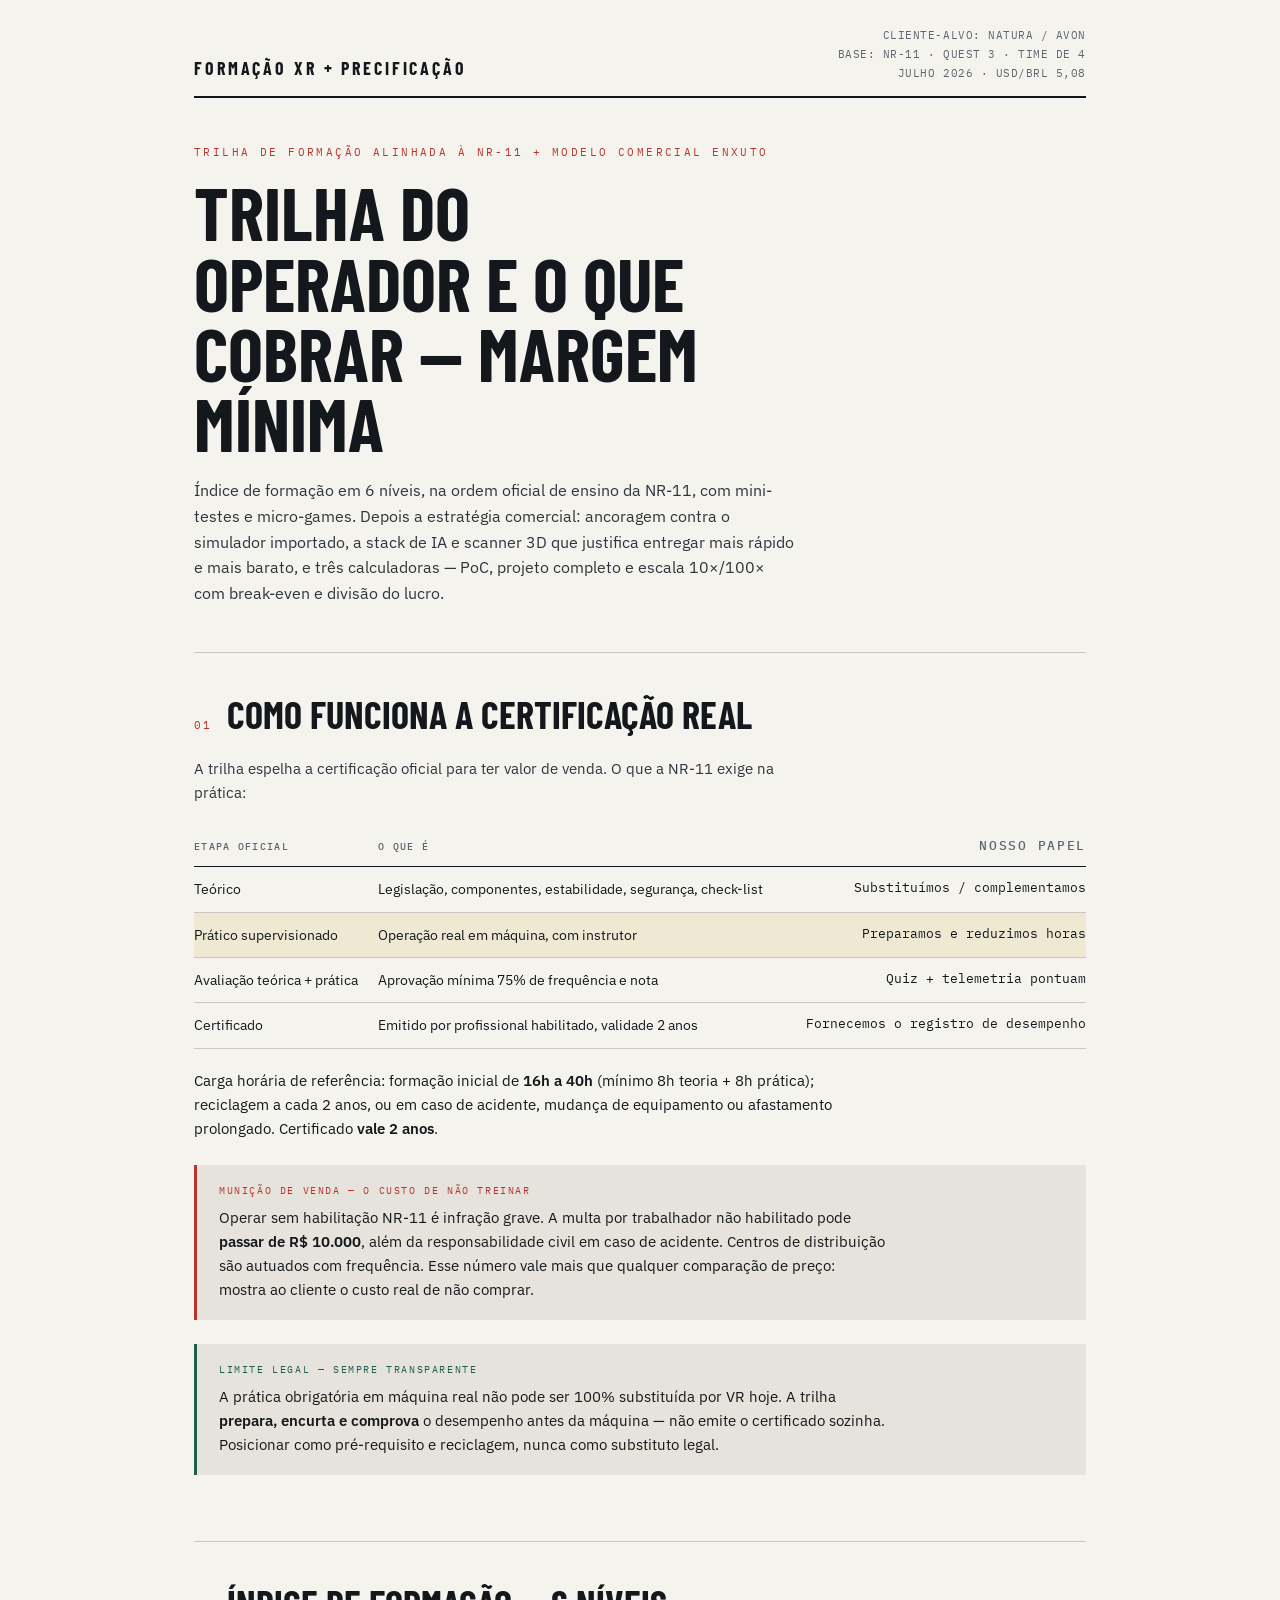
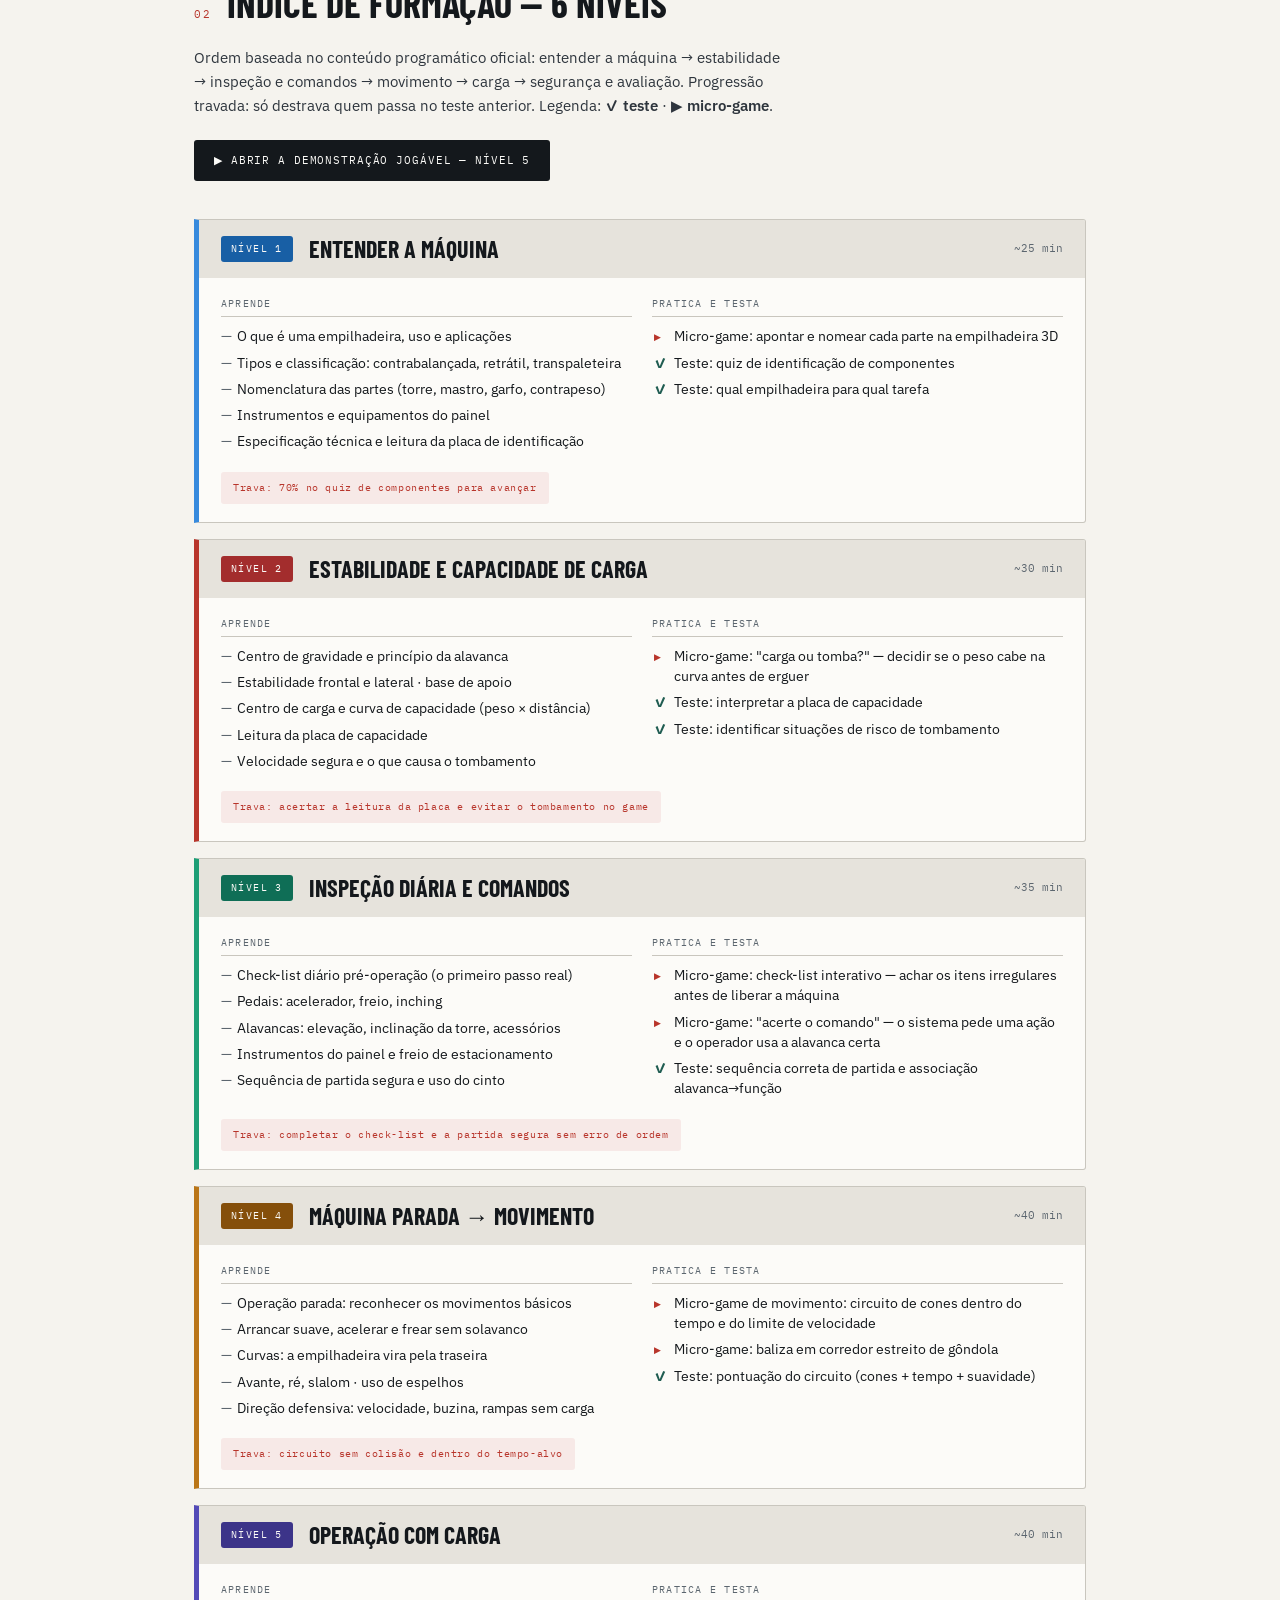
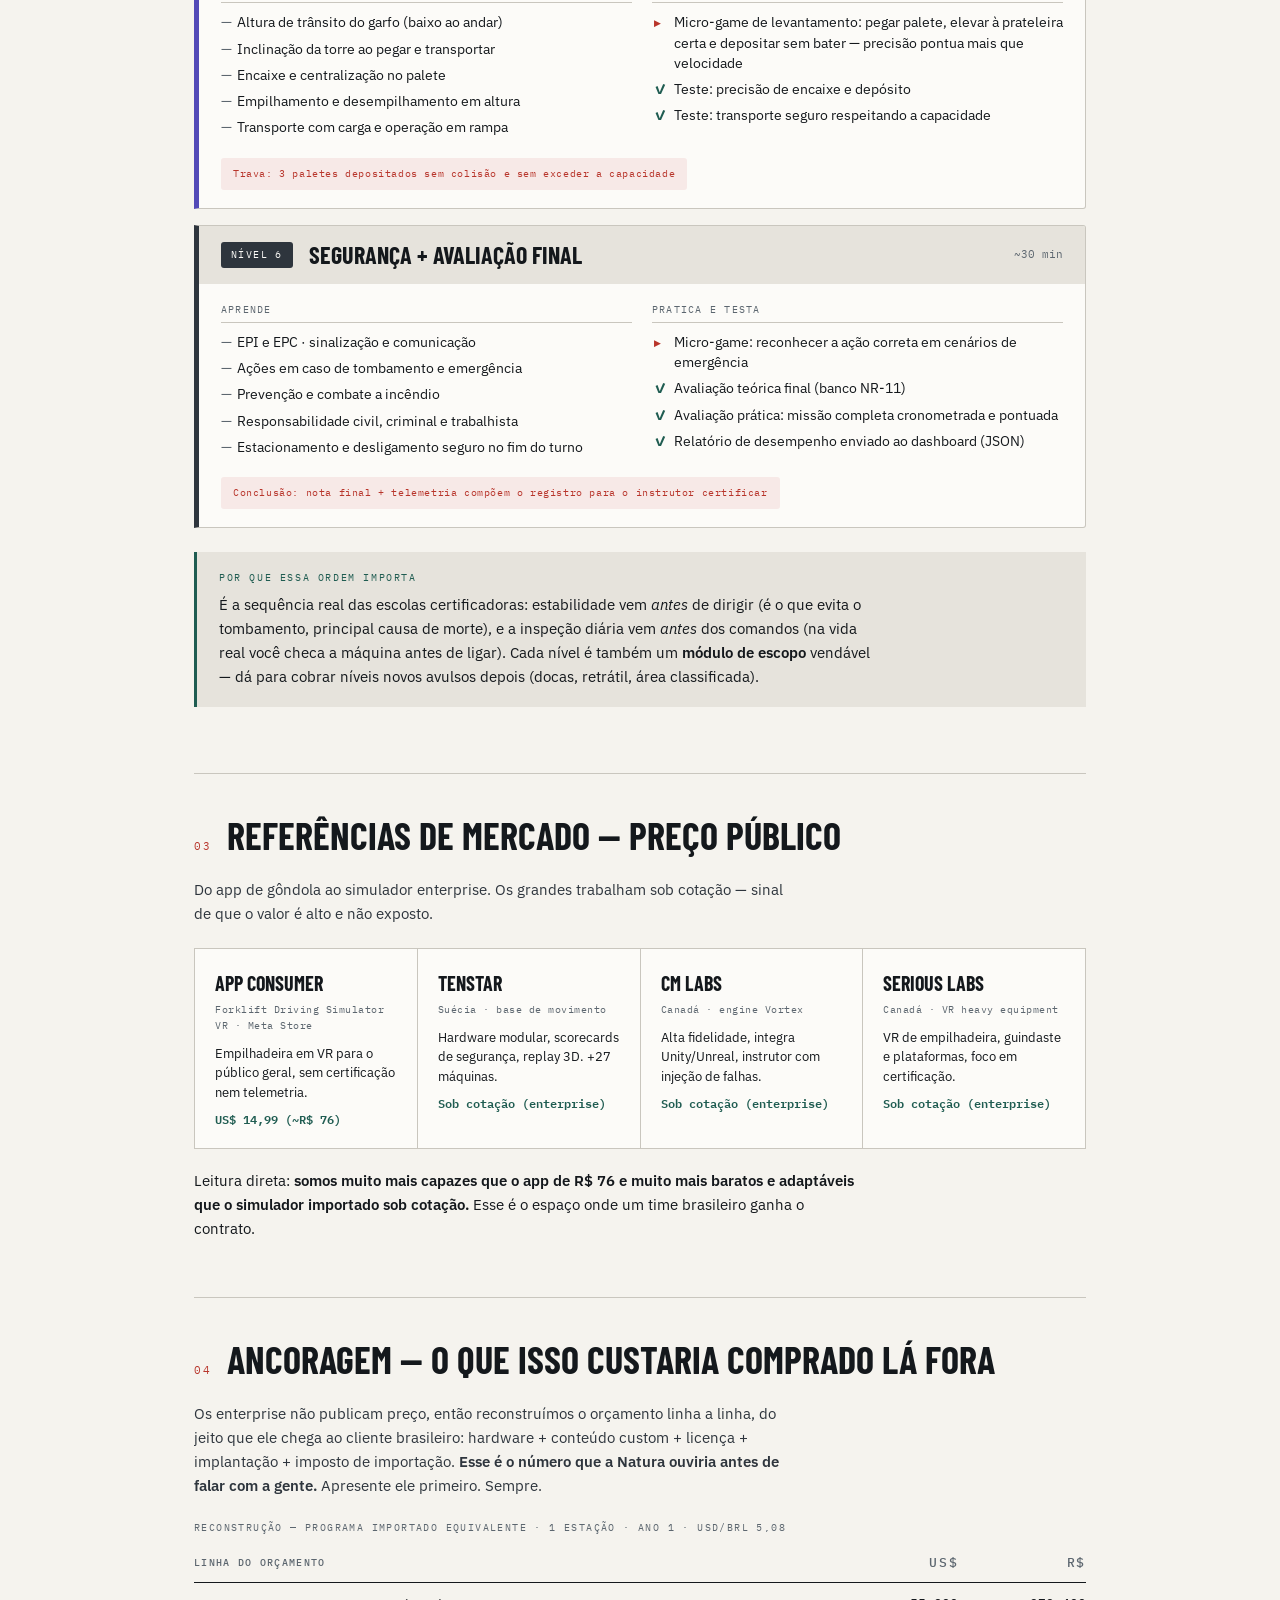
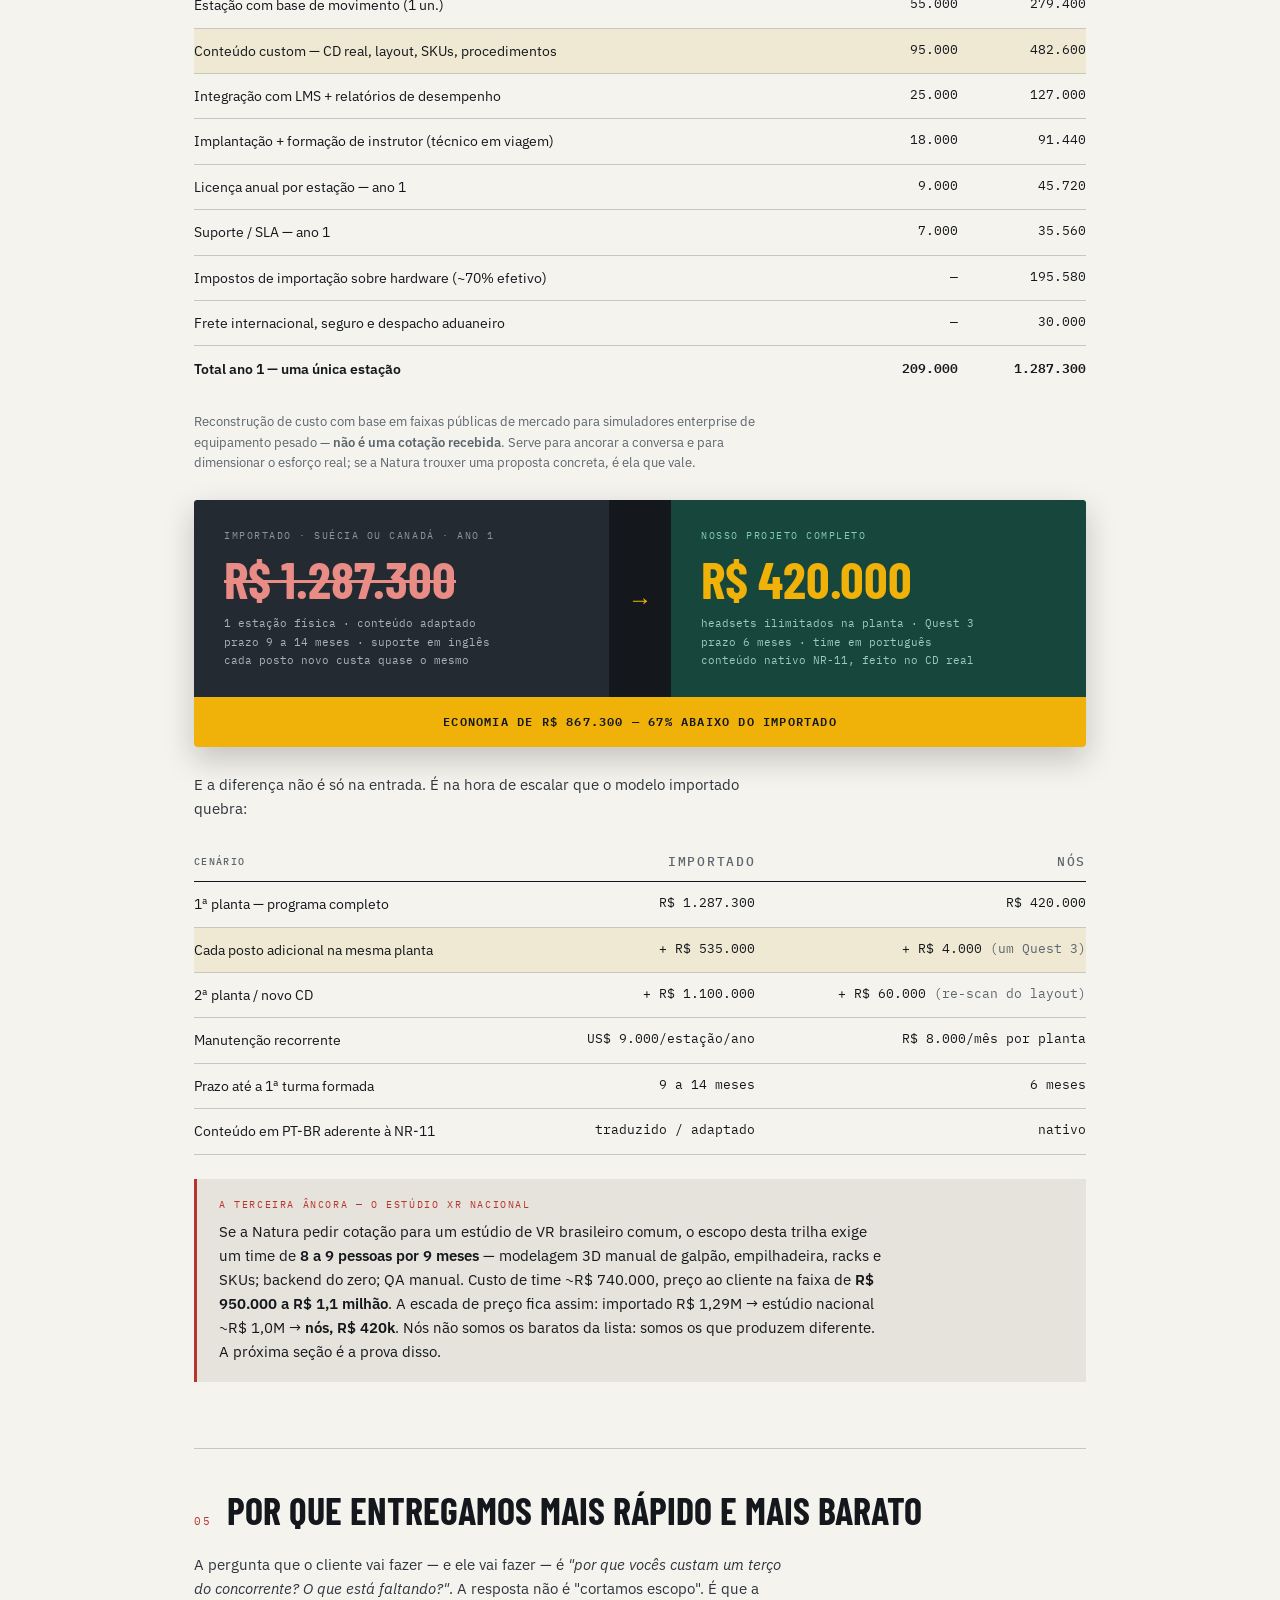
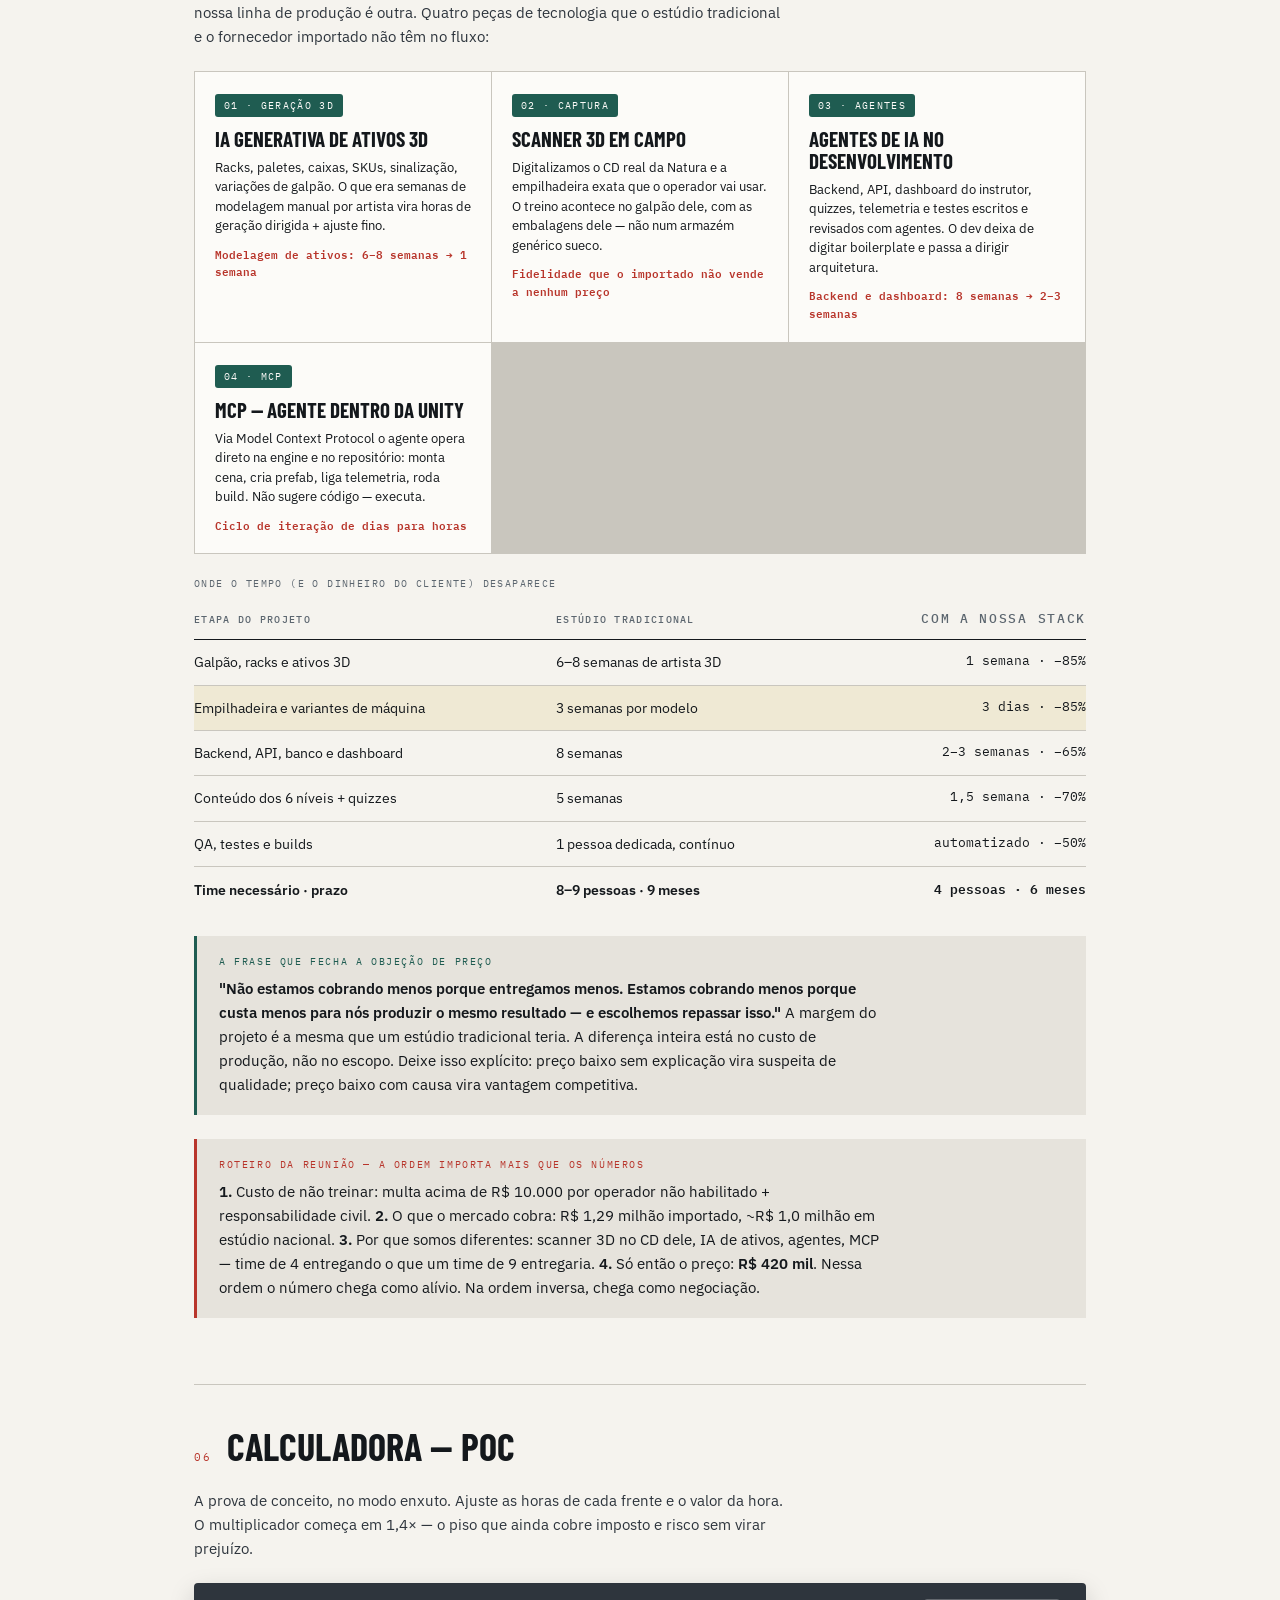
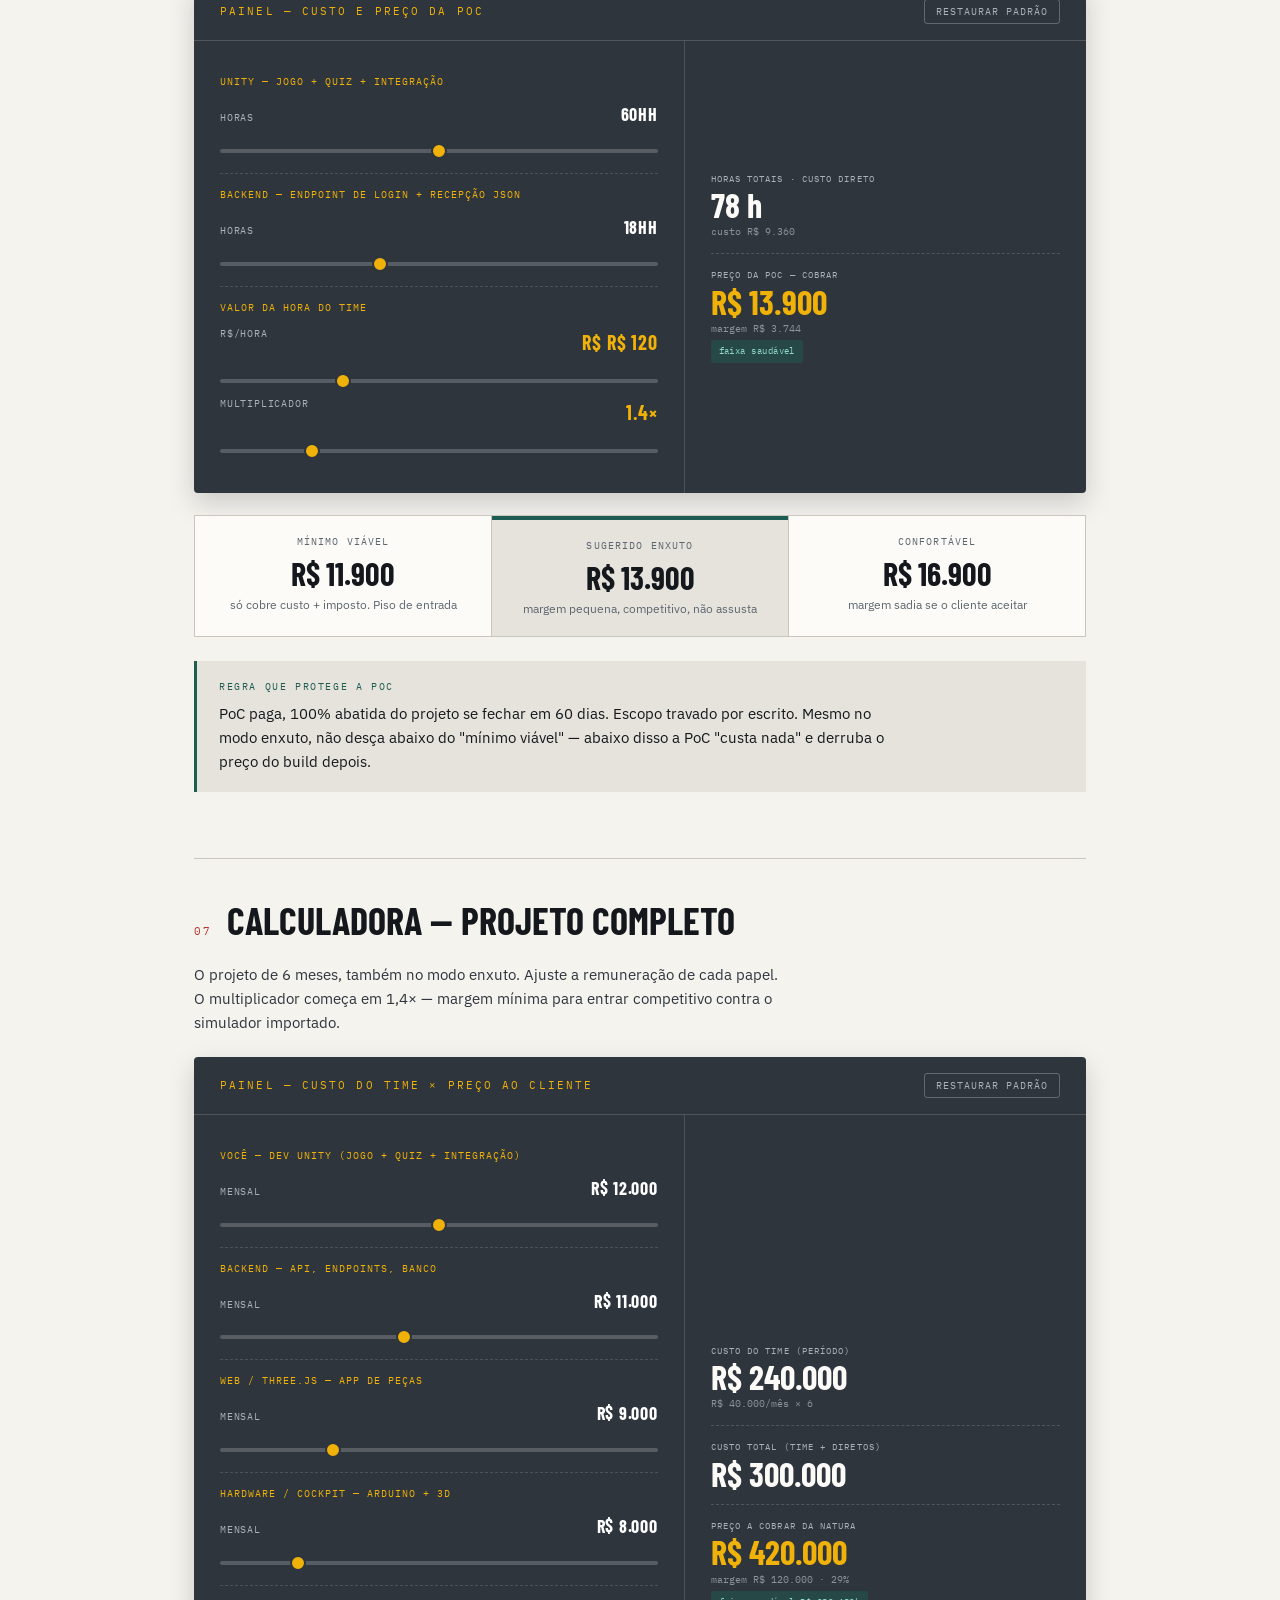
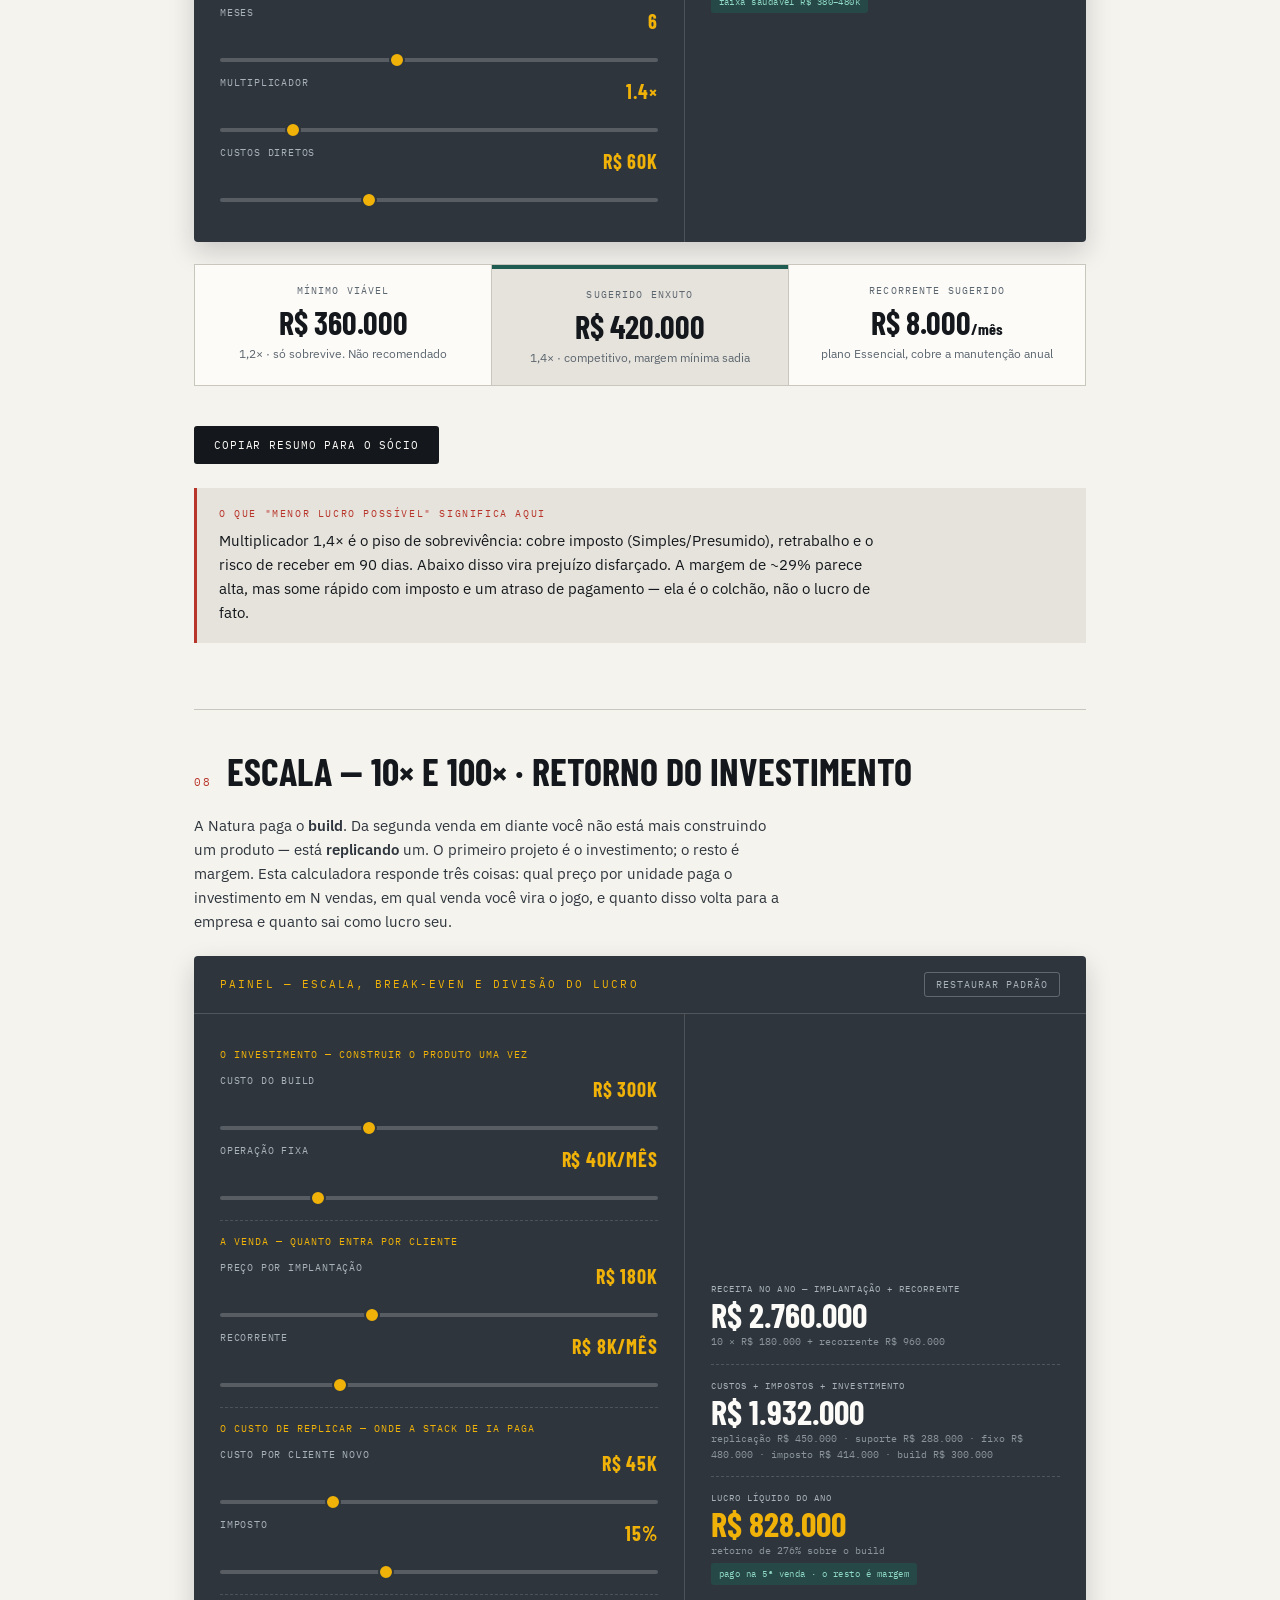
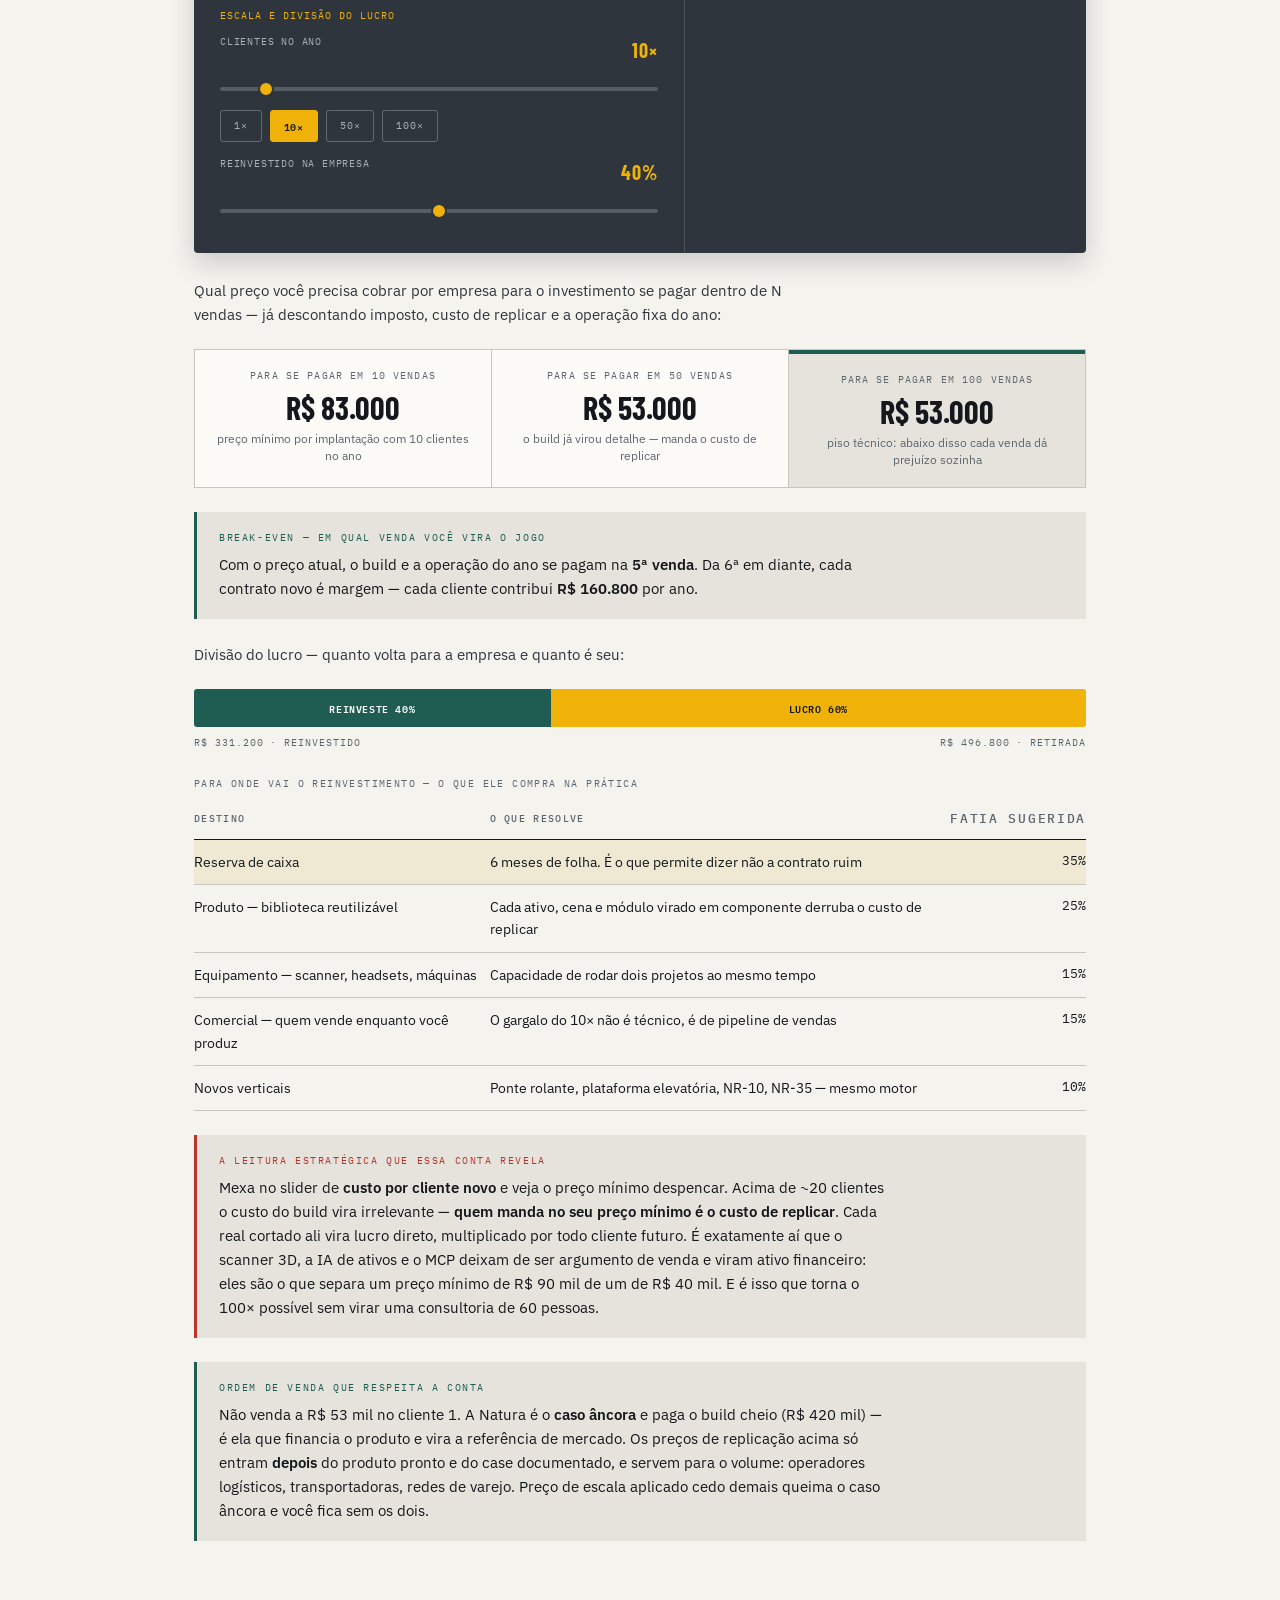
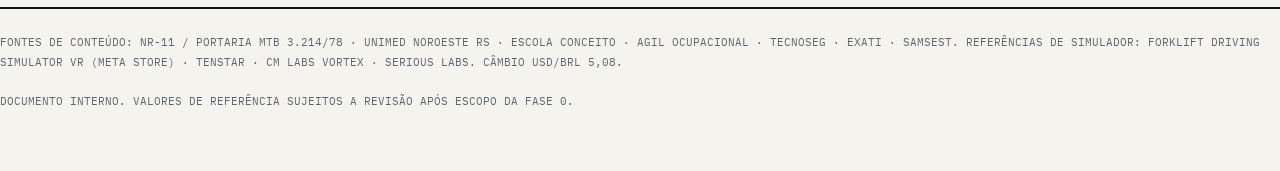
<file: index.html>
<!DOCTYPE html>
<html lang="pt-BR">

<head>
    <meta charset="UTF-8">
    <meta name="viewport" content="width=device-width, initial-scale=1.0">
    <title>Formação XR Empilhadeira + Calculadoras — Natura/Avon</title>
    <link rel="preconnect" href="https://fonts.googleapis.com">
    <link rel="preconnect" href="https://fonts.gstatic.com" crossorigin>
    <link
        href="https://fonts.googleapis.com/css2?family=Barlow+Condensed:wght@500;600;700&family=IBM+Plex+Mono:wght@400;500;600&family=IBM+Plex+Sans:wght@400;500;600&display=swap"
        rel="stylesheet">
    <style>
        :root {
            --ink: #14181C;
            --steel: #2E353D;
            --slate: #5C666F;
            --line: #C9C6BE;
            --concrete: #E6E3DC;
            --paper: #F5F3EE;
            --white: #FCFBF8;
            --hazard: #F0B208;
            --signal: #B8352B;
            --deep: #1F5C51;
            --display: "Barlow Condensed", Impact, sans-serif;
            --body: "IBM Plex Sans", system-ui, sans-serif;
            --mono: "IBM Plex Mono", ui-monospace, monospace;
        }

        * {
            box-sizing: border-box;
            margin: 0;
            padding: 0
        }

        body {
            background: var(--paper);
            color: var(--ink);
            font-family: var(--body);
            font-size: 15px;
            line-height: 1.6;
            -webkit-font-smoothing: antialiased
        }

        .wrap {
            max-width: 940px;
            margin: 0 auto;
            padding: 0 24px
        }

        .masthead {
            border-bottom: 2px solid var(--ink);
            padding: 26px 0 13px;
            display: flex;
            justify-content: space-between;
            align-items: flex-end;
            gap: 20px;
            flex-wrap: wrap
        }

        .masthead .org {
            font-family: var(--display);
            font-weight: 700;
            font-size: 18px;
            letter-spacing: .16em;
            text-transform: uppercase
        }

        .masthead .meta {
            font-family: var(--mono);
            font-size: 10.5px;
            color: var(--slate);
            text-align: right;
            letter-spacing: .05em;
            line-height: 1.8
        }

        .hero {
            padding: 46px 0 32px
        }

        .eyebrow {
            font-family: var(--mono);
            font-size: 11px;
            letter-spacing: .22em;
            text-transform: uppercase;
            color: var(--signal);
            margin-bottom: 16px
        }

        .hero h1 {
            font-family: var(--display);
            font-weight: 700;
            font-size: clamp(38px, 6.6vw, 74px);
            line-height: .95;
            text-transform: uppercase;
            max-width: 16ch
        }

        .hero .sub {
            margin-top: 20px;
            font-size: 16px;
            max-width: 60ch;
            color: var(--steel)
        }

        section {
            padding: 42px 0;
            border-top: 1px solid var(--line)
        }

        .shead {
            display: flex;
            gap: 16px;
            align-items: baseline;
            margin-bottom: 22px;
            flex-wrap: wrap
        }

        .snum {
            font-family: var(--mono);
            font-size: 11px;
            color: var(--signal);
            letter-spacing: .14em;
            padding-top: 8px
        }

        .shead h2 {
            font-family: var(--display);
            font-weight: 700;
            font-size: clamp(26px, 3.8vw, 38px);
            line-height: 1.05;
            text-transform: uppercase
        }

        .lede {
            font-size: 15px;
            color: var(--steel);
            max-width: 66ch;
            margin-bottom: 22px
        }

        p {
            margin-bottom: 14px;
            max-width: 74ch
        }

        strong {
            font-weight: 600
        }

        .level {
            border: 1px solid var(--line);
            border-left: 5px solid var(--steel);
            background: var(--white);
            margin: 16px 0;
            border-radius: 0 3px 3px 0;
            overflow: hidden
        }

        .level.n1 {
            border-left-color: #378ADD
        }

        .level.n2 {
            border-left-color: #B8352B
        }

        .level.n3 {
            border-left-color: #1D9E75
        }

        .level.n4 {
            border-left-color: #BA7517
        }

        .level.n5 {
            border-left-color: #534AB7
        }

        .level.n6 {
            border-left-color: #2E353D
        }

        .level-head {
            display: flex;
            align-items: center;
            gap: 16px;
            padding: 16px 22px;
            background: var(--concrete)
        }

        .level-tag {
            font-family: var(--mono);
            font-size: 10px;
            letter-spacing: .14em;
            text-transform: uppercase;
            color: var(--white);
            background: var(--steel);
            padding: 5px 10px;
            border-radius: 3px;
            white-space: nowrap
        }

        .level.n1 .level-tag {
            background: #185FA5
        }

        .level.n2 .level-tag {
            background: #A32D2D
        }

        .level.n3 .level-tag {
            background: #0F6E56
        }

        .level.n4 .level-tag {
            background: #854F0B
        }

        .level.n5 .level-tag {
            background: #3C3489
        }

        .level.n6 .level-tag {
            background: #2E353D
        }

        .level-title {
            font-family: var(--display);
            font-weight: 700;
            font-size: 24px;
            text-transform: uppercase;
            line-height: 1;
            flex: 1
        }

        .level-time {
            font-family: var(--mono);
            font-size: 11px;
            color: var(--slate);
            white-space: nowrap
        }

        .level-body {
            padding: 18px 22px
        }

        .level-body .cols {
            display: grid;
            grid-template-columns: 1fr 1fr;
            gap: 20px
        }

        .mini .t {
            font-family: var(--mono);
            font-size: 9.5px;
            letter-spacing: .13em;
            text-transform: uppercase;
            color: var(--slate);
            margin-bottom: 9px;
            padding-bottom: 5px;
            border-bottom: 1px solid var(--line)
        }

        .mini ul {
            list-style: none;
            font-size: 13.5px;
            line-height: 1.5
        }

        .mini li {
            padding-left: 16px;
            position: relative;
            margin-bottom: 6px
        }

        .mini li::before {
            content: "—";
            position: absolute;
            left: 0;
            color: var(--slate)
        }

        .mini li.game {
            padding-left: 22px
        }

        .mini li.game::before {
            content: "▶";
            color: var(--signal);
            font-size: 9px;
            left: 2px;
            top: 4px
        }

        .mini li.test {
            padding-left: 22px
        }

        .mini li.test::before {
            content: "✓";
            color: var(--deep);
            left: 2px;
            font-weight: 700
        }

        .gate {
            font-family: var(--mono);
            font-size: 10px;
            letter-spacing: .06em;
            color: var(--signal);
            background: #F7E9E7;
            padding: 8px 12px;
            border-radius: 3px;
            margin-top: 14px;
            display: inline-block
        }

        .tbl {
            width: 100%;
            border-collapse: collapse;
            margin: 20px 0;
            font-size: 14px
        }

        .tbl th {
            font-family: var(--mono);
            font-size: 10px;
            letter-spacing: .13em;
            text-transform: uppercase;
            text-align: left;
            color: var(--slate);
            border-bottom: 1.5px solid var(--ink);
            padding: 9px 12px 9px 0;
            font-weight: 500
        }

        .tbl td {
            padding: 11px 12px 11px 0;
            border-bottom: 1px solid var(--line);
            vertical-align: top
        }

        .tbl td.n,
        .tbl th.n {
            text-align: right;
            font-family: var(--mono);
            font-size: 13px;
            white-space: nowrap;
            padding-right: 0
        }

        .tbl tr.hi td {
            background: #EFE9D4
        }

        .tbl tr.total td {
            border-top: 1.5px solid var(--ink);
            border-bottom: none;
            font-weight: 600;
            padding-top: 12px
        }

        .tbl caption {
            caption-side: top;
            text-align: left;
            font-family: var(--mono);
            font-size: 10px;
            letter-spacing: .14em;
            text-transform: uppercase;
            color: var(--slate);
            padding-bottom: 8px
        }

        .sm {
            color: var(--slate);
            font-size: 13px
        }

        .call {
            border-left: 3px solid var(--signal);
            background: var(--concrete);
            padding: 18px 22px;
            margin: 24px 0
        }

        .call .lbl {
            font-family: var(--mono);
            font-size: 10px;
            letter-spacing: .16em;
            text-transform: uppercase;
            color: var(--signal);
            margin-bottom: 7px
        }

        .call p:last-child {
            margin-bottom: 0
        }

        .call.ok {
            border-left-color: var(--deep)
        }

        .call.ok .lbl {
            color: var(--deep)
        }

        .calc {
            background: var(--steel);
            color: var(--white);
            border-radius: 4px;
            overflow: hidden;
            box-shadow: 0 10px 26px rgba(20, 24, 28, .18);
            margin: 8px 0
        }

        .calc-head {
            padding: 16px 26px;
            border-bottom: 1px solid rgba(255, 255, 255, .16);
            font-family: var(--mono);
            font-size: 10.5px;
            letter-spacing: .2em;
            text-transform: uppercase;
            color: var(--hazard);
            display: flex;
            justify-content: space-between;
            align-items: center;
            flex-wrap: wrap;
            gap: 8px
        }

        .calc-head .reset {
            font-family: var(--mono);
            font-size: 10px;
            letter-spacing: .1em;
            color: #A9B1B9;
            background: transparent;
            border: 1px solid rgba(255, 255, 255, .25);
            border-radius: 3px;
            padding: 5px 11px;
            cursor: pointer;
            text-transform: uppercase
        }

        .calc-head .reset:hover {
            background: rgba(255, 255, 255, .08);
            color: #fff
        }

        .calc-body {
            display: grid;
            grid-template-columns: 1.1fr .9fr;
            gap: 0
        }

        .calc-controls {
            padding: 20px 26px;
            border-right: 1px solid rgba(255, 255, 255, .14)
        }

        .roleblock {
            padding: 13px 0;
            border-bottom: 1px dashed rgba(255, 255, 255, .14)
        }

        .roleblock:last-child {
            border-bottom: none
        }

        .roleblock .rn {
            font-family: var(--mono);
            font-size: 10px;
            letter-spacing: .1em;
            text-transform: uppercase;
            color: var(--hazard);
            margin-bottom: 10px
        }

        .ctrl {
            margin-bottom: 12px
        }

        .ctrl:last-child {
            margin-bottom: 0
        }

        .ctrl label {
            display: flex;
            justify-content: space-between;
            align-items: baseline;
            font-family: var(--mono);
            font-size: 9.5px;
            letter-spacing: .08em;
            text-transform: uppercase;
            color: #A9B1B9;
            margin-bottom: 7px
        }

        .ctrl label .val {
            font-family: var(--display);
            font-weight: 700;
            font-size: 18px;
            color: #fff
        }

        input[type=range] {
            -webkit-appearance: none;
            appearance: none;
            width: 100%;
            height: 4px;
            border-radius: 2px;
            background: rgba(255, 255, 255, .2);
            outline: none
        }

        input[type=range]::-webkit-slider-thumb {
            -webkit-appearance: none;
            appearance: none;
            width: 16px;
            height: 16px;
            border-radius: 50%;
            background: var(--hazard);
            cursor: pointer;
            border: 2px solid var(--steel)
        }

        input[type=range]::-moz-range-thumb {
            width: 16px;
            height: 16px;
            border-radius: 50%;
            background: var(--hazard);
            cursor: pointer;
            border: 2px solid var(--steel)
        }

        .gctrl {
            margin-top: 6px
        }

        .gctrl label {
            display: flex;
            justify-content: space-between;
            font-family: var(--mono);
            font-size: 10px;
            letter-spacing: .08em;
            text-transform: uppercase;
            color: #A9B1B9;
            margin-bottom: 8px
        }

        .gctrl label .val {
            font-family: var(--display);
            font-weight: 700;
            font-size: 20px;
            color: var(--hazard)
        }

        .calc-out {
            padding: 20px 26px;
            display: flex;
            flex-direction: column;
            gap: 14px;
            justify-content: center
        }

        .orow .k {
            font-family: var(--mono);
            font-size: 9px;
            letter-spacing: .12em;
            text-transform: uppercase;
            color: #A9B1B9;
            margin-bottom: 3px
        }

        .orow .big {
            font-family: var(--display);
            font-weight: 700;
            font-size: 34px;
            line-height: .95
        }

        .orow.hot .big {
            color: var(--hazard)
        }

        .orow .note {
            font-family: var(--mono);
            font-size: 9.5px;
            color: #8C949C;
            margin-top: 3px
        }

        .odiv {
            border-top: 1px dashed rgba(255, 255, 255, .16)
        }

        .flag {
            font-family: var(--mono);
            font-size: 9px;
            letter-spacing: .05em;
            padding: 4px 8px;
            border-radius: 3px;
            display: inline-block;
            margin-top: 4px
        }

        .flag.ok {
            background: rgba(31, 92, 81, .5);
            color: #8FD9C6
        }

        .flag.warn {
            background: rgba(184, 53, 43, .4);
            color: #F0A9A3
        }

        .flag.low {
            background: rgba(240, 178, 8, .2);
            color: var(--hazard)
        }

        .copybtn {
            margin-top: 18px;
            font-family: var(--mono);
            font-size: 11px;
            letter-spacing: .08em;
            text-transform: uppercase;
            background: var(--ink);
            color: var(--white);
            border: none;
            border-radius: 3px;
            padding: 12px 20px;
            cursor: pointer
        }

        .copybtn:hover {
            background: var(--steel)
        }

        .copybtn.done {
            background: var(--deep)
        }

        .suggest {
            display: grid;
            grid-template-columns: repeat(auto-fit, minmax(180px, 1fr));
            gap: 1px;
            background: var(--line);
            border: 1px solid var(--line);
            margin: 22px 0
        }

        .sug {
            background: var(--white);
            padding: 18px 20px;
            text-align: center
        }

        .sug.pick {
            background: var(--concrete);
            border-top: 4px solid var(--deep)
        }

        .sug .lbl {
            font-family: var(--mono);
            font-size: 9.5px;
            letter-spacing: .12em;
            text-transform: uppercase;
            color: var(--slate);
            margin-bottom: 8px
        }

        .sug .amt {
            font-family: var(--display);
            font-weight: 700;
            font-size: 32px;
            line-height: 1
        }

        .sug .desc {
            font-size: 12px;
            color: var(--slate);
            margin-top: 8px;
            line-height: 1.4
        }

        .refcard {
            display: grid;
            grid-template-columns: repeat(auto-fit, minmax(210px, 1fr));
            gap: 1px;
            background: var(--line);
            border: 1px solid var(--line);
            margin: 20px 0
        }

        .ref {
            background: var(--white);
            padding: 18px 20px
        }

        .ref .co {
            font-family: var(--display);
            font-weight: 700;
            font-size: 20px;
            text-transform: uppercase
        }

        .ref .cc {
            font-family: var(--mono);
            font-size: 10px;
            color: var(--slate);
            margin: 3px 0 10px;
            letter-spacing: .05em
        }

        .ref .pp {
            font-size: 13px;
            line-height: 1.5
        }

        .ref .price {
            font-family: var(--mono);
            font-size: 12px;
            color: var(--deep);
            margin-top: 8px;
            font-weight: 600
        }

        footer {
            border-top: 2px solid var(--ink);
            padding: 24px 0 60px;
            font-family: var(--mono);
            font-size: 10.5px;
            color: var(--slate);
            line-height: 1.85
        }

        .anchorbox {
            margin: 26px 0;
            border-radius: 4px;
            overflow: hidden;
            box-shadow: 0 12px 30px rgba(20, 24, 28, .22)
        }

        .anchor {
            display: grid;
            grid-template-columns: 1fr 62px 1fr;
            align-items: stretch;
            background: var(--ink)
        }

        .anchor .cell {
            padding: 28px 30px;
            color: var(--white)
        }

        .anchor .cell.them {
            background: #242A31
        }

        .anchor .cell.us {
            background: #17463D
        }

        .anchor .cap {
            font-family: var(--mono);
            font-size: 9.5px;
            letter-spacing: .16em;
            text-transform: uppercase;
            color: #8C949C;
            margin-bottom: 12px
        }

        .anchor .cell.us .cap {
            color: #7FCBB6
        }

        .anchor .num {
            font-family: var(--display);
            font-weight: 700;
            font-size: clamp(32px, 5vw, 52px);
            line-height: .9
        }

        .anchor .cell.them .num {
            color: #E88C85;
            text-decoration: line-through;
            text-decoration-thickness: 3px
        }

        .anchor .cell.us .num {
            color: var(--hazard)
        }

        .anchor .sub2 {
            font-family: var(--mono);
            font-size: 10.5px;
            color: #A9B1B9;
            margin-top: 12px;
            line-height: 1.75
        }

        .anchor .cell.us .sub2 {
            color: #9DC9BE
        }

        .anchor .mid {
            display: flex;
            align-items: center;
            justify-content: center;
            background: var(--ink);
            font-family: var(--display);
            font-weight: 700;
            font-size: 24px;
            color: var(--hazard)
        }

        .saveband {
            background: var(--hazard);
            color: var(--ink);
            padding: 15px 30px;
            font-family: var(--mono);
            font-size: 12px;
            letter-spacing: .1em;
            text-transform: uppercase;
            font-weight: 600;
            text-align: center
        }

        .techgrid {
            display: grid;
            grid-template-columns: repeat(auto-fit, minmax(232px, 1fr));
            gap: 1px;
            background: var(--line);
            border: 1px solid var(--line);
            margin: 22px 0
        }

        .tech {
            background: var(--white);
            padding: 20px
        }

        .tech .ic {
            font-family: var(--mono);
            font-size: 9.5px;
            letter-spacing: .14em;
            text-transform: uppercase;
            color: var(--white);
            background: var(--deep);
            display: inline-block;
            padding: 4px 9px;
            border-radius: 3px;
            margin-bottom: 11px
        }

        .tech .tt {
            font-family: var(--display);
            font-weight: 700;
            font-size: 21px;
            text-transform: uppercase;
            line-height: 1.05;
            margin-bottom: 8px
        }

        .tech p {
            font-size: 13px;
            line-height: 1.5;
            margin-bottom: 9px
        }

        .tech .gain {
            font-family: var(--mono);
            font-size: 11px;
            font-weight: 600;
            color: var(--signal)
        }

        .qrow {
            display: flex;
            gap: 8px;
            margin-top: 12px;
            flex-wrap: wrap
        }

        .qbtn {
            font-family: var(--mono);
            font-size: 10px;
            letter-spacing: .08em;
            background: transparent;
            border: 1px solid rgba(255, 255, 255, .25);
            color: #A9B1B9;
            border-radius: 3px;
            padding: 6px 13px;
            cursor: pointer;
            text-transform: uppercase
        }

        .qbtn:hover {
            background: rgba(255, 255, 255, .08);
            color: #fff
        }

        .qbtn.on {
            background: var(--hazard);
            color: var(--ink);
            border-color: var(--hazard);
            font-weight: 600
        }

        .split {
            display: flex;
            height: 38px;
            border-radius: 3px;
            overflow: hidden;
            margin-top: 8px
        }

        .split div {
            display: flex;
            align-items: center;
            justify-content: center;
            font-family: var(--mono);
            font-size: 10px;
            letter-spacing: .06em;
            text-transform: uppercase;
            font-weight: 600;
            white-space: nowrap;
            overflow: hidden;
            transition: width .18s ease
        }

        .split .s1 {
            background: var(--deep);
            color: #fff
        }

        .split .s2 {
            background: var(--hazard);
            color: var(--ink)
        }

        .splitlbl {
            display: flex;
            justify-content: space-between;
            font-family: var(--mono);
            font-size: 9.5px;
            letter-spacing: .1em;
            text-transform: uppercase;
            color: var(--slate);
            margin-top: 8px
        }

        @media (max-width:720px) {
            .level-body .cols {
                grid-template-columns: 1fr
            }

            .anchor {
                grid-template-columns: 1fr
            }

            .anchor .mid {
                padding: 8px 0;
                transform: rotate(90deg)
            }

            .calc-body {
                grid-template-columns: 1fr
            }

            .calc-controls {
                border-right: none;
                border-bottom: 1px solid rgba(255, 255, 255, .14)
            }

            .level-head {
                flex-wrap: wrap;
                gap: 10px
            }

            .tbl {
                font-size: 13px
            }
        }

        @media print {
            body {
                background: #fff;
                font-size: 11pt
            }

            .calc,
            .copybtn,
            .calc-head .reset {
                display: none !important
            }

            section,
            .level {
                page-break-inside: avoid
            }

            .level,
            .tbl tr.hi td,
            .call,
            .ref,
            .sug.pick,
            .anchor .cell,
            .saveband,
            .tech .ic,
            .split div {
                -webkit-print-color-adjust: exact;
                print-color-adjust: exact
            }

            .anchorbox {
                page-break-inside: avoid
            }
        }
    </style>
</head>

<body>
    <div class="wrap">

        <div class="masthead">
            <div class="org">Formação XR + Precificação</div>
            <div class="meta">CLIENTE-ALVO: NATURA / AVON<br>BASE: NR-11 · QUEST 3 · TIME DE 4<br>JULHO 2026 · USD/BRL
                5,08</div>
        </div>

        <div class="hero">
            <div class="eyebrow">Trilha de formação alinhada à NR-11 + modelo comercial enxuto</div>
            <h1>Trilha do operador e o que cobrar — margem mínima</h1>
            <p class="sub">Índice de formação em 6 níveis, na ordem oficial de ensino da NR-11, com mini-testes e
                micro-games. Depois a estratégia comercial: ancoragem contra o simulador importado, a stack de IA e
                scanner 3D que justifica entregar mais rápido e mais barato, e três calculadoras — PoC, projeto completo
                e escala 10×/100× com break-even e divisão do lucro.</p>
        </div>

        <section>
            <div class="shead"><span class="snum">01</span>
                <h2>Como funciona a certificação real</h2>
            </div>
            <p class="lede">A trilha espelha a certificação oficial para ter valor de venda. O que a NR-11 exige na
                prática:</p>
            <table class="tbl">
                <thead>
                    <tr>
                        <th>Etapa oficial</th>
                        <th>O que é</th>
                        <th class="n">Nosso papel</th>
                    </tr>
                </thead>
                <tbody>
                    <tr>
                        <td>Teórico</td>
                        <td>Legislação, componentes, estabilidade, segurança, check-list</td>
                        <td class="n">Substituímos / complementamos</td>
                    </tr>
                    <tr class="hi">
                        <td>Prático supervisionado</td>
                        <td>Operação real em máquina, com instrutor</td>
                        <td class="n">Preparamos e reduzimos horas</td>
                    </tr>
                    <tr>
                        <td>Avaliação teórica + prática</td>
                        <td>Aprovação mínima 75% de frequência e nota</td>
                        <td class="n">Quiz + telemetria pontuam</td>
                    </tr>
                    <tr>
                        <td>Certificado</td>
                        <td>Emitido por profissional habilitado, validade 2 anos</td>
                        <td class="n">Fornecemos o registro de desempenho</td>
                    </tr>
                </tbody>
            </table>
            <p>Carga horária de referência: formação inicial de <strong>16h a 40h</strong> (mínimo 8h teoria + 8h
                prática); reciclagem a cada 2 anos, ou em caso de acidente, mudança de equipamento ou afastamento
                prolongado. Certificado <strong>vale 2 anos</strong>.</p>
            <div class="call">
                <div class="lbl">Munição de venda — o custo de NÃO treinar</div>
                <p>Operar sem habilitação NR-11 é infração grave. A multa por trabalhador não habilitado pode
                    <strong>passar de R$ 10.000</strong>, além da responsabilidade civil em caso de acidente. Centros de
                    distribuição são autuados com frequência. Esse número vale mais que qualquer comparação de preço:
                    mostra ao cliente o custo real de não comprar.</p>
            </div>
            <div class="call ok">
                <div class="lbl">Limite legal — sempre transparente</div>
                <p>A prática obrigatória em máquina real não pode ser 100% substituída por VR hoje. A trilha
                    <strong>prepara, encurta e comprova</strong> o desempenho antes da máquina — não emite o certificado
                    sozinha. Posicionar como pré-requisito e reciclagem, nunca como substituto legal.</p>
            </div>
        </section>

        <section id="trilha">
            <div class="shead"><span class="snum">02</span>
                <h2>Índice de formação — 6 níveis</h2>
            </div>
            <p class="lede">Ordem baseada no conteúdo programático oficial: entender a máquina → estabilidade → inspeção
                e comandos → movimento → carga → segurança e avaliação. Progressão travada: só destrava quem passa no
                teste anterior. Legenda: <strong>✓ teste</strong> · <strong>▶ micro-game</strong>.</p>

            <a class="copybtn" href="./jogo/"
                style="text-decoration:none;display:inline-block;margin-top:0;margin-bottom:22px">▶ Abrir a
                demonstração jogável — Nível 5</a>

            <div class="level n1">
                <div class="level-head"><span class="level-tag">Nível 1</span><span class="level-title">Entender a
                        máquina</span><span class="level-time">~25 min</span></div>
                <div class="level-body">
                    <div class="cols">
                        <div class="mini">
                            <div class="t">Aprende</div>
                            <ul>
                                <li>O que é uma empilhadeira, uso e aplicações</li>
                                <li>Tipos e classificação: contrabalançada, retrátil, transpaleteira</li>
                                <li>Nomenclatura das partes (torre, mastro, garfo, contrapeso)</li>
                                <li>Instrumentos e equipamentos do painel</li>
                                <li>Especificação técnica e leitura da placa de identificação</li>
                            </ul>
                        </div>
                        <div class="mini">
                            <div class="t">Pratica e testa</div>
                            <ul>
                                <li class="game">Micro-game: apontar e nomear cada parte na empilhadeira 3D</li>
                                <li class="test">Teste: quiz de identificação de componentes</li>
                                <li class="test">Teste: qual empilhadeira para qual tarefa</li>
                            </ul>
                        </div>
                    </div>
                    <span class="gate">Trava: 70% no quiz de componentes para avançar</span>
                </div>
            </div>

            <div class="level n2">
                <div class="level-head"><span class="level-tag">Nível 2</span><span class="level-title">Estabilidade e
                        capacidade de carga</span><span class="level-time">~30 min</span></div>
                <div class="level-body">
                    <div class="cols">
                        <div class="mini">
                            <div class="t">Aprende</div>
                            <ul>
                                <li>Centro de gravidade e princípio da alavanca</li>
                                <li>Estabilidade frontal e lateral · base de apoio</li>
                                <li>Centro de carga e curva de capacidade (peso × distância)</li>
                                <li>Leitura da placa de capacidade</li>
                                <li>Velocidade segura e o que causa o tombamento</li>
                            </ul>
                        </div>
                        <div class="mini">
                            <div class="t">Pratica e testa</div>
                            <ul>
                                <li class="game">Micro-game: "carga ou tomba?" — decidir se o peso cabe na curva antes
                                    de erguer</li>
                                <li class="test">Teste: interpretar a placa de capacidade</li>
                                <li class="test">Teste: identificar situações de risco de tombamento</li>
                            </ul>
                        </div>
                    </div>
                    <span class="gate">Trava: acertar a leitura da placa e evitar o tombamento no game</span>
                </div>
            </div>

            <div class="level n3">
                <div class="level-head"><span class="level-tag">Nível 3</span><span class="level-title">Inspeção diária
                        e comandos</span><span class="level-time">~35 min</span></div>
                <div class="level-body">
                    <div class="cols">
                        <div class="mini">
                            <div class="t">Aprende</div>
                            <ul>
                                <li>Check-list diário pré-operação (o primeiro passo real)</li>
                                <li>Pedais: acelerador, freio, inching</li>
                                <li>Alavancas: elevação, inclinação da torre, acessórios</li>
                                <li>Instrumentos do painel e freio de estacionamento</li>
                                <li>Sequência de partida segura e uso do cinto</li>
                            </ul>
                        </div>
                        <div class="mini">
                            <div class="t">Pratica e testa</div>
                            <ul>
                                <li class="game">Micro-game: check-list interativo — achar os itens irregulares antes de
                                    liberar a máquina</li>
                                <li class="game">Micro-game: "acerte o comando" — o sistema pede uma ação e o operador
                                    usa a alavanca certa</li>
                                <li class="test">Teste: sequência correta de partida e associação alavanca→função</li>
                            </ul>
                        </div>
                    </div>
                    <span class="gate">Trava: completar o check-list e a partida segura sem erro de ordem</span>
                </div>
            </div>

            <div class="level n4">
                <div class="level-head"><span class="level-tag">Nível 4</span><span class="level-title">Máquina parada →
                        movimento</span><span class="level-time">~40 min</span></div>
                <div class="level-body">
                    <div class="cols">
                        <div class="mini">
                            <div class="t">Aprende</div>
                            <ul>
                                <li>Operação parada: reconhecer os movimentos básicos</li>
                                <li>Arrancar suave, acelerar e frear sem solavanco</li>
                                <li>Curvas: a empilhadeira vira pela traseira</li>
                                <li>Avante, ré, slalom · uso de espelhos</li>
                                <li>Direção defensiva: velocidade, buzina, rampas sem carga</li>
                            </ul>
                        </div>
                        <div class="mini">
                            <div class="t">Pratica e testa</div>
                            <ul>
                                <li class="game">Micro-game de movimento: circuito de cones dentro do tempo e do limite
                                    de velocidade</li>
                                <li class="game">Micro-game: baliza em corredor estreito de gôndola</li>
                                <li class="test">Teste: pontuação do circuito (cones + tempo + suavidade)</li>
                            </ul>
                        </div>
                    </div>
                    <span class="gate">Trava: circuito sem colisão e dentro do tempo-alvo</span>
                </div>
            </div>

            <div class="level n5">
                <div class="level-head"><span class="level-tag">Nível 5</span><span class="level-title">Operação com
                        carga</span><span class="level-time">~40 min</span></div>
                <div class="level-body">
                    <div class="cols">
                        <div class="mini">
                            <div class="t">Aprende</div>
                            <ul>
                                <li>Altura de trânsito do garfo (baixo ao andar)</li>
                                <li>Inclinação da torre ao pegar e transportar</li>
                                <li>Encaixe e centralização no palete</li>
                                <li>Empilhamento e desempilhamento em altura</li>
                                <li>Transporte com carga e operação em rampa</li>
                            </ul>
                        </div>
                        <div class="mini">
                            <div class="t">Pratica e testa</div>
                            <ul>
                                <li class="game">Micro-game de levantamento: pegar palete, elevar à prateleira certa e
                                    depositar sem bater — precisão pontua mais que velocidade</li>
                                <li class="test">Teste: precisão de encaixe e depósito</li>
                                <li class="test">Teste: transporte seguro respeitando a capacidade</li>
                            </ul>
                        </div>
                    </div>
                    <span class="gate">Trava: 3 paletes depositados sem colisão e sem exceder a capacidade</span>
                </div>
            </div>

            <div class="level n6">
                <div class="level-head"><span class="level-tag">Nível 6</span><span class="level-title">Segurança +
                        avaliação final</span><span class="level-time">~30 min</span></div>
                <div class="level-body">
                    <div class="cols">
                        <div class="mini">
                            <div class="t">Aprende</div>
                            <ul>
                                <li>EPI e EPC · sinalização e comunicação</li>
                                <li>Ações em caso de tombamento e emergência</li>
                                <li>Prevenção e combate a incêndio</li>
                                <li>Responsabilidade civil, criminal e trabalhista</li>
                                <li>Estacionamento e desligamento seguro no fim do turno</li>
                            </ul>
                        </div>
                        <div class="mini">
                            <div class="t">Pratica e testa</div>
                            <ul>
                                <li class="game">Micro-game: reconhecer a ação correta em cenários de emergência</li>
                                <li class="test">Avaliação teórica final (banco NR-11)</li>
                                <li class="test">Avaliação prática: missão completa cronometrada e pontuada</li>
                                <li class="test">Relatório de desempenho enviado ao dashboard (JSON)</li>
                            </ul>
                        </div>
                    </div>
                    <span class="gate">Conclusão: nota final + telemetria compõem o registro para o instrutor
                        certificar</span>
                </div>
            </div>

            <div class="call ok">
                <div class="lbl">Por que essa ordem importa</div>
                <p>É a sequência real das escolas certificadoras: estabilidade vem <em>antes</em> de dirigir (é o que
                    evita o tombamento, principal causa de morte), e a inspeção diária vem <em>antes</em> dos comandos
                    (na vida real você checa a máquina antes de ligar). Cada nível é também um <strong>módulo de
                        escopo</strong> vendável — dá para cobrar níveis novos avulsos depois (docas, retrátil, área
                    classificada).</p>
            </div>
        </section>

        <section>
            <div class="shead"><span class="snum">03</span>
                <h2>Referências de mercado — preço público</h2>
            </div>
            <p class="lede">Do app de gôndola ao simulador enterprise. Os grandes trabalham sob cotação — sinal de que o
                valor é alto e não exposto.</p>
            <div class="refcard">
                <div class="ref">
                    <div class="co">App consumer</div>
                    <div class="cc">Forklift Driving Simulator VR · Meta Store</div>
                    <div class="pp">Empilhadeira em VR para o público geral, sem certificação nem telemetria.</div>
                    <div class="price">US$ 14,99 (~R$ 76)</div>
                </div>
                <div class="ref">
                    <div class="co">Tenstar</div>
                    <div class="cc">Suécia · base de movimento</div>
                    <div class="pp">Hardware modular, scorecards de segurança, replay 3D. +27 máquinas.</div>
                    <div class="price">Sob cotação (enterprise)</div>
                </div>
                <div class="ref">
                    <div class="co">CM Labs</div>
                    <div class="cc">Canadá · engine Vortex</div>
                    <div class="pp">Alta fidelidade, integra Unity/Unreal, instrutor com injeção de falhas.</div>
                    <div class="price">Sob cotação (enterprise)</div>
                </div>
                <div class="ref">
                    <div class="co">Serious Labs</div>
                    <div class="cc">Canadá · VR heavy equipment</div>
                    <div class="pp">VR de empilhadeira, guindaste e plataformas, foco em certificação.</div>
                    <div class="price">Sob cotação (enterprise)</div>
                </div>
            </div>
            <p>Leitura direta: <strong>somos muito mais capazes que o app de R$ 76 e muito mais baratos e adaptáveis que
                    o simulador importado sob cotação.</strong> Esse é o espaço onde um time brasileiro ganha o
                contrato.</p>
        </section>

        <section>
            <div class="shead"><span class="snum">04</span>
                <h2>Ancoragem — o que isso custaria comprado lá fora</h2>
            </div>
            <p class="lede">Os enterprise não publicam preço, então reconstruímos o orçamento linha a linha, do jeito que
                ele chega ao cliente brasileiro: hardware + conteúdo custom + licença + implantação + imposto de
                importação. <strong>Esse é o número que a Natura ouviria antes de falar com a gente.</strong> Apresente
                ele primeiro. Sempre.</p>

            <table class="tbl">
                <caption>Reconstrução — programa importado equivalente · 1 estação · ano 1 · USD/BRL 5,08</caption>
                <thead>
                    <tr>
                        <th>Linha do orçamento</th>
                        <th class="n">US$</th>
                        <th class="n">R$</th>
                    </tr>
                </thead>
                <tbody>
                    <tr>
                        <td>Estação com base de movimento (1 un.)</td>
                        <td class="n">55.000</td>
                        <td class="n">279.400</td>
                    </tr>
                    <tr class="hi">
                        <td>Conteúdo custom — CD real, layout, SKUs, procedimentos</td>
                        <td class="n">95.000</td>
                        <td class="n">482.600</td>
                    </tr>
                    <tr>
                        <td>Integração com LMS + relatórios de desempenho</td>
                        <td class="n">25.000</td>
                        <td class="n">127.000</td>
                    </tr>
                    <tr>
                        <td>Implantação + formação de instrutor (técnico em viagem)</td>
                        <td class="n">18.000</td>
                        <td class="n">91.440</td>
                    </tr>
                    <tr>
                        <td>Licença anual por estação — ano 1</td>
                        <td class="n">9.000</td>
                        <td class="n">45.720</td>
                    </tr>
                    <tr>
                        <td>Suporte / SLA — ano 1</td>
                        <td class="n">7.000</td>
                        <td class="n">35.560</td>
                    </tr>
                    <tr>
                        <td>Impostos de importação sobre hardware (~70% efetivo)</td>
                        <td class="n">—</td>
                        <td class="n">195.580</td>
                    </tr>
                    <tr>
                        <td>Frete internacional, seguro e despacho aduaneiro</td>
                        <td class="n">—</td>
                        <td class="n">30.000</td>
                    </tr>
                    <tr class="total">
                        <td>Total ano 1 — uma única estação</td>
                        <td class="n">209.000</td>
                        <td class="n">1.287.300</td>
                    </tr>
                </tbody>
            </table>
            <p class="sm">Reconstrução de custo com base em faixas públicas de mercado para simuladores enterprise de
                equipamento pesado — <strong>não é uma cotação recebida</strong>. Serve para ancorar a conversa e para
                dimensionar o esforço real; se a Natura trouxer uma proposta concreta, é ela que vale.</p>

            <div class="anchorbox">
                <div class="anchor">
                    <div class="cell them">
                        <div class="cap">Importado · Suécia ou Canadá · ano 1</div>
                        <div class="num">R$ 1.287.300</div>
                        <div class="sub2">1 estação física · conteúdo adaptado<br>prazo 9 a 14 meses · suporte em
                            inglês<br>cada posto novo custa quase o mesmo</div>
                    </div>
                    <div class="mid">→</div>
                    <div class="cell us">
                        <div class="cap">Nosso projeto completo</div>
                        <div class="num" id="anUs">R$ 420.000</div>
                        <div class="sub2">headsets ilimitados na planta · Quest 3<br>prazo 6 meses · time em
                            português<br>conteúdo nativo NR-11, feito no CD real</div>
                    </div>
                </div>
                <div class="saveband" id="anSave">Economia de R$ 867.300 — 67% abaixo do importado</div>
            </div>

            <p class="lede">E a diferença não é só na entrada. É na hora de escalar que o modelo importado quebra:</p>
            <table class="tbl">
                <thead>
                    <tr>
                        <th>Cenário</th>
                        <th class="n">Importado</th>
                        <th class="n">Nós</th>
                    </tr>
                </thead>
                <tbody>
                    <tr>
                        <td>1ª planta — programa completo</td>
                        <td class="n">R$ 1.287.300</td>
                        <td class="n" id="anRow1">R$ 420.000</td>
                    </tr>
                    <tr class="hi">
                        <td>Cada posto adicional na mesma planta</td>
                        <td class="n">+ R$ 535.000</td>
                        <td class="n">+ R$ 4.000 <span class="sm">(um Quest 3)</span></td>
                    </tr>
                    <tr>
                        <td>2ª planta / novo CD</td>
                        <td class="n">+ R$ 1.100.000</td>
                        <td class="n">+ R$ 60.000 <span class="sm">(re-scan do layout)</span></td>
                    </tr>
                    <tr>
                        <td>Manutenção recorrente</td>
                        <td class="n">US$ 9.000/estação/ano</td>
                        <td class="n">R$ 8.000/mês por planta</td>
                    </tr>
                    <tr>
                        <td>Prazo até a 1ª turma formada</td>
                        <td class="n">9 a 14 meses</td>
                        <td class="n">6 meses</td>
                    </tr>
                    <tr>
                        <td>Conteúdo em PT-BR aderente à NR-11</td>
                        <td class="n">traduzido / adaptado</td>
                        <td class="n">nativo</td>
                    </tr>
                </tbody>
            </table>

            <div class="call">
                <div class="lbl">A terceira âncora — o estúdio XR nacional</div>
                <p>Se a Natura pedir cotação para um estúdio de VR brasileiro comum, o escopo desta trilha exige um time
                    de <strong>8 a 9 pessoas por 9 meses</strong> — modelagem 3D manual de galpão, empilhadeira, racks e
                    SKUs; backend do zero; QA manual. Custo de time ~R$ 740.000, preço ao cliente na faixa de
                    <strong>R$ 950.000 a R$ 1,1 milhão</strong>. A escada de preço fica assim: importado R$ 1,29M →
                    estúdio nacional ~R$ 1,0M → <strong>nós, R$ 420k</strong>. Nós não somos os baratos da lista: somos
                    os que produzem diferente. A próxima seção é a prova disso.</p>
            </div>
        </section>

        <section>
            <div class="shead"><span class="snum">05</span>
                <h2>Por que entregamos mais rápido e mais barato</h2>
            </div>
            <p class="lede">A pergunta que o cliente vai fazer — e ele vai fazer — é <em>"por que vocês custam um terço
                    do concorrente? O que está faltando?"</em>. A resposta não é "cortamos escopo". É que a nossa linha
                de produção é outra. Quatro peças de tecnologia que o estúdio tradicional e o fornecedor importado não
                têm no fluxo:</p>

            <div class="techgrid">
                <div class="tech">
                    <div class="ic">01 · Geração 3D</div>
                    <div class="tt">IA generativa de ativos 3D</div>
                    <p>Racks, paletes, caixas, SKUs, sinalização, variações de galpão. O que era semanas de modelagem
                        manual por artista vira horas de geração dirigida + ajuste fino.</p>
                    <div class="gain">Modelagem de ativos: 6–8 semanas → 1 semana</div>
                </div>
                <div class="tech">
                    <div class="ic">02 · Captura</div>
                    <div class="tt">Scanner 3D em campo</div>
                    <p>Digitalizamos o CD real da Natura e a empilhadeira exata que o operador vai usar. O treino
                        acontece no galpão dele, com as embalagens dele — não num armazém genérico sueco.</p>
                    <div class="gain">Fidelidade que o importado não vende a nenhum preço</div>
                </div>
                <div class="tech">
                    <div class="ic">03 · Agentes</div>
                    <div class="tt">Agentes de IA no desenvolvimento</div>
                    <p>Backend, API, dashboard do instrutor, quizzes, telemetria e testes escritos e revisados com
                        agentes. O dev deixa de digitar boilerplate e passa a dirigir arquitetura.</p>
                    <div class="gain">Backend e dashboard: 8 semanas → 2–3 semanas</div>
                </div>
                <div class="tech">
                    <div class="ic">04 · MCP</div>
                    <div class="tt">MCP — agente dentro da Unity</div>
                    <p>Via Model Context Protocol o agente opera direto na engine e no repositório: monta cena, cria
                        prefab, liga telemetria, roda build. Não sugere código — executa.</p>
                    <div class="gain">Ciclo de iteração de dias para horas</div>
                </div>
            </div>

            <table class="tbl">
                <caption>Onde o tempo (e o dinheiro do cliente) desaparece</caption>
                <thead>
                    <tr>
                        <th>Etapa do projeto</th>
                        <th>Estúdio tradicional</th>
                        <th class="n">Com a nossa stack</th>
                    </tr>
                </thead>
                <tbody>
                    <tr>
                        <td>Galpão, racks e ativos 3D</td>
                        <td>6–8 semanas de artista 3D</td>
                        <td class="n">1 semana · −85%</td>
                    </tr>
                    <tr class="hi">
                        <td>Empilhadeira e variantes de máquina</td>
                        <td>3 semanas por modelo</td>
                        <td class="n">3 dias · −85%</td>
                    </tr>
                    <tr>
                        <td>Backend, API, banco e dashboard</td>
                        <td>8 semanas</td>
                        <td class="n">2–3 semanas · −65%</td>
                    </tr>
                    <tr>
                        <td>Conteúdo dos 6 níveis + quizzes</td>
                        <td>5 semanas</td>
                        <td class="n">1,5 semana · −70%</td>
                    </tr>
                    <tr>
                        <td>QA, testes e builds</td>
                        <td>1 pessoa dedicada, contínuo</td>
                        <td class="n">automatizado · −50%</td>
                    </tr>
                    <tr class="total">
                        <td>Time necessário · prazo</td>
                        <td>8–9 pessoas · 9 meses</td>
                        <td class="n">4 pessoas · 6 meses</td>
                    </tr>
                </tbody>
            </table>

            <div class="call ok">
                <div class="lbl">A frase que fecha a objeção de preço</div>
                <p><strong>"Não estamos cobrando menos porque entregamos menos. Estamos cobrando menos porque custa menos
                        para nós produzir o mesmo resultado — e escolhemos repassar isso."</strong> A margem do projeto é
                    a mesma que um estúdio tradicional teria. A diferença inteira está no custo de produção, não no
                    escopo. Deixe isso explícito: preço baixo sem explicação vira suspeita de qualidade; preço baixo com
                    causa vira vantagem competitiva.</p>
            </div>

            <div class="call">
                <div class="lbl">Roteiro da reunião — a ordem importa mais que os números</div>
                <p><strong>1.</strong> Custo de não treinar: multa acima de R$ 10.000 por operador não habilitado +
                    responsabilidade civil. <strong>2.</strong> O que o mercado cobra: R$ 1,29 milhão importado, ~R$ 1,0
                    milhão em estúdio nacional. <strong>3.</strong> Por que somos diferentes: scanner 3D no CD dele, IA
                    de ativos, agentes, MCP — time de 4 entregando o que um time de 9 entregaria. <strong>4.</strong> Só
                    então o preço: <strong>R$ 420 mil</strong>. Nessa ordem o número chega como alívio. Na ordem inversa,
                    chega como negociação.</p>
            </div>
        </section>

        <section>
            <div class="shead"><span class="snum">06</span>
                <h2>Calculadora — PoC</h2>
            </div>
            <p class="lede">A prova de conceito, no modo enxuto. Ajuste as horas de cada frente e o valor da hora. O
                multiplicador começa em 1,4× — o piso que ainda cobre imposto e risco sem virar prejuízo.</p>

            <div class="calc">
                <div class="calc-head"><span>Painel — custo e preço da PoC</span><button class="reset"
                        onclick="resetPoc()">Restaurar padrão</button></div>
                <div class="calc-body">
                    <div class="calc-controls">
                        <div class="roleblock">
                            <div class="rn">Unity — jogo + quiz + integração</div>
                            <div class="ctrl"><label>Horas <span class="val"><span>60</span>h</span></label><input
                                    type="range" id="ph0" min="30" max="90" value="60" step="5" oninput="recalcPoc()">
                            </div>
                        </div>
                        <div class="roleblock">
                            <div class="rn">Backend — endpoint de login + recepção JSON</div>
                            <div class="ctrl"><label>Horas <span class="val"><span>18</span>h</span></label><input
                                    type="range" id="ph1" min="0" max="50" value="18" step="2" oninput="recalcPoc()">
                            </div>
                        </div>
                        <div class="roleblock">
                            <div class="rn">Valor da hora do time</div>
                            <div class="gctrl"><label>R$/hora <span class="val">R$ <span>120</span></span></label><input
                                    type="range" id="ph2" min="90" max="200" value="120" step="5" oninput="recalcPoc()">
                            </div>
                            <div class="gctrl"><label>Multiplicador <span
                                        class="val"><span>1.4</span>×</span></label><input type="range" id="ph3"
                                    min="1.2" max="2.2" value="1.4" step="0.1" oninput="recalcPoc()"></div>
                        </div>
                    </div>
                    <div class="calc-out">
                        <div class="orow">
                            <div class="k">Horas totais · custo direto</div>
                            <div class="big" id="poHrs">78 h</div>
                            <div class="note" id="poCost">custo R$ 9.360</div>
                        </div>
                        <div class="odiv"></div>
                        <div class="orow hot">
                            <div class="k">Preço da PoC — cobrar</div>
                            <div class="big" id="poPrice">R$ 12.900</div>
                            <div class="note" id="poMargin">margem R$ 3.540</div>
                            <div id="poFlag"></div>
                        </div>
                    </div>
                </div>
            </div>

            <div class="suggest">
                <div class="sug">
                    <div class="lbl">Mínimo viável</div>
                    <div class="amt" id="poMin">R$ 7.900</div>
                    <div class="desc">só cobre custo + imposto. Piso de entrada</div>
                </div>
                <div class="sug pick">
                    <div class="lbl">Sugerido enxuto</div>
                    <div class="amt" id="poRec">R$ 9.900</div>
                    <div class="desc">margem pequena, competitivo, não assusta</div>
                </div>
                <div class="sug">
                    <div class="lbl">Confortável</div>
                    <div class="amt" id="poCf">R$ 12.900</div>
                    <div class="desc">margem sadia se o cliente aceitar</div>
                </div>
            </div>
            <div class="call ok">
                <div class="lbl">Regra que protege a PoC</div>
                <p>PoC paga, 100% abatida do projeto se fechar em 60 dias. Escopo travado por escrito. Mesmo no modo
                    enxuto, não desça abaixo do "mínimo viável" — abaixo disso a PoC "custa nada" e derruba o preço do
                    build depois.</p>
            </div>
        </section>

        <section>
            <div class="shead"><span class="snum">07</span>
                <h2>Calculadora — projeto completo</h2>
            </div>
            <p class="lede">O projeto de 6 meses, também no modo enxuto. Ajuste a remuneração de cada papel. O
                multiplicador começa em 1,4× — margem mínima para entrar competitivo contra o simulador importado.</p>

            <div class="calc">
                <div class="calc-head"><span>Painel — custo do time × preço ao cliente</span><button class="reset"
                        onclick="resetProj()">Restaurar padrão</button></div>
                <div class="calc-body">
                    <div class="calc-controls">
                        <div class="roleblock">
                            <div class="rn">Você — Dev Unity (jogo + quiz + integração)</div>
                            <div class="ctrl"><label>Mensal <span class="val">R$ <span
                                            id="v0">12.000</span></span></label><input type="range" id="r0" min="6000"
                                    max="18000" value="12000" step="500" oninput="recalcProj()"></div>
                        </div>
                        <div class="roleblock">
                            <div class="rn">Backend — API, endpoints, banco</div>
                            <div class="ctrl"><label>Mensal <span class="val">R$ <span
                                            id="v1">11.000</span></span></label><input type="range" id="r1" min="6000"
                                    max="18000" value="11000" step="500" oninput="recalcProj()"></div>
                        </div>
                        <div class="roleblock">
                            <div class="rn">Web / Three.js — app de peças</div>
                            <div class="ctrl"><label>Mensal <span class="val">R$ <span
                                            id="v2">9.000</span></span></label><input type="range" id="r2" min="6000"
                                    max="18000" value="9000" step="500" oninput="recalcProj()"></div>
                        </div>
                        <div class="roleblock">
                            <div class="rn">Hardware / cockpit — Arduino + 3D</div>
                            <div class="ctrl"><label>Mensal <span class="val">R$ <span
                                            id="v3">8.000</span></span></label><input type="range" id="r3" min="6000"
                                    max="18000" value="8000" step="500" oninput="recalcProj()"></div>
                        </div>
                        <div class="roleblock">
                            <div class="gctrl"><label>Meses <span class="val"><span
                                            id="vm">6</span></span></label><input type="range" id="rm" min="4" max="9"
                                    value="6" step="1" oninput="recalcProj()"></div>
                            <div class="gctrl"><label>Multiplicador <span class="val"><span
                                            id="vk">1.4</span>×</span></label><input type="range" id="rk" min="1.2"
                                    max="2.5" value="1.4" step="0.1" oninput="recalcProj()"></div>
                            <div class="gctrl"><label>Custos diretos <span class="val">R$ <span
                                            id="vc">60</span>k</span></label><input type="range" id="rc" min="30"
                                    max="120" value="60" step="5" oninput="recalcProj()"></div>
                        </div>
                    </div>
                    <div class="calc-out">
                        <div class="orow">
                            <div class="k">Custo do time (período)</div>
                            <div class="big" id="oTeam">R$ 240.000</div>
                            <div class="note" id="oTeamNote">R$ 40.000/mês × 6</div>
                        </div>
                        <div class="odiv"></div>
                        <div class="orow">
                            <div class="k">Custo total (time + diretos)</div>
                            <div class="big" id="oCost">R$ 300.000</div>
                        </div>
                        <div class="odiv"></div>
                        <div class="orow hot">
                            <div class="k">Preço a cobrar da Natura</div>
                            <div class="big" id="oPrice">R$ 420.000</div>
                            <div class="note" id="oMargin">margem R$ 120.000 · 29%</div>
                            <div id="oFlag"></div>
                        </div>
                    </div>
                </div>
            </div>

            <div class="suggest">
                <div class="sug">
                    <div class="lbl">Mínimo viável</div>
                    <div class="amt" id="prMin">R$ 360.000</div>
                    <div class="desc">1,2× · só sobrevive. Não recomendado</div>
                </div>
                <div class="sug pick">
                    <div class="lbl">Sugerido enxuto</div>
                    <div class="amt" id="prRec">R$ 420.000</div>
                    <div class="desc">1,4× · competitivo, margem mínima sadia</div>
                </div>
                <div class="sug">
                    <div class="lbl">Recorrente sugerido</div>
                    <div class="amt">R$ 8.000<span style="font-size:16px">/mês</span></div>
                    <div class="desc">plano Essencial, cobre a manutenção anual</div>
                </div>
            </div>

            <div style="margin-top:6px"><button class="copybtn" onclick="copySummary(this)">Copiar resumo para o
                    sócio</button></div>

            <div class="call">
                <div class="lbl">O que "menor lucro possível" significa aqui</div>
                <p>Multiplicador 1,4× é o piso de sobrevivência: cobre imposto (Simples/Presumido), retrabalho e o risco
                    de receber em 90 dias. Abaixo disso vira prejuízo disfarçado. A margem de ~29% parece alta, mas some
                    rápido com imposto e um atraso de pagamento — ela é o colchão, não o lucro de fato.</p>
            </div>
        </section>

        <section>
            <div class="shead"><span class="snum">08</span>
                <h2>Escala — 10× e 100× · retorno do investimento</h2>
            </div>
            <p class="lede">A Natura paga o <strong>build</strong>. Da segunda venda em diante você não está mais
                construindo um produto — está <strong>replicando</strong> um. O primeiro projeto é o investimento; o
                resto é margem. Esta calculadora responde três coisas: qual preço por unidade paga o investimento em N
                vendas, em qual venda você vira o jogo, e quanto disso volta para a empresa e quanto sai como lucro seu.
            </p>

            <div class="calc">
                <div class="calc-head"><span>Painel — escala, break-even e divisão do lucro</span><button class="reset"
                        onclick="resetScale()">Restaurar padrão</button></div>
                <div class="calc-body">
                    <div class="calc-controls">
                        <div class="roleblock">
                            <div class="rn">O investimento — construir o produto uma vez</div>
                            <div class="gctrl"><label>Custo do build <span class="val">R$ <span>300</span>k</span></label>
                                <input type="range" id="s0" min="150" max="600" value="300" step="10"
                                    oninput="recalcScale()"></div>
                            <div class="gctrl"><label>Operação fixa <span class="val">R$ <span>40</span>k/mês</span></label>
                                <input type="range" id="s5" min="10" max="150" value="40" step="5"
                                    oninput="recalcScale()"></div>
                        </div>
                        <div class="roleblock">
                            <div class="rn">A venda — quanto entra por cliente</div>
                            <div class="gctrl"><label>Preço por implantação <span class="val">R$ <span>180</span>k</span></label>
                                <input type="range" id="s1" min="40" max="450" value="180" step="5"
                                    oninput="recalcScale()"></div>
                            <div class="gctrl"><label>Recorrente <span class="val">R$ <span>8</span>k/mês</span></label>
                                <input type="range" id="s4" min="0" max="30" value="8" step="1"
                                    oninput="recalcScale()"></div>
                        </div>
                        <div class="roleblock">
                            <div class="rn">O custo de replicar — onde a stack de IA paga</div>
                            <div class="gctrl"><label>Custo por cliente novo <span class="val">R$ <span>45</span>k</span></label>
                                <input type="range" id="s2" min="10" max="150" value="45" step="5"
                                    oninput="recalcScale()"></div>
                            <div class="gctrl"><label>Imposto <span class="val"><span>15</span>%</span></label>
                                <input type="range" id="s6" min="6" max="30" value="15" step="1"
                                    oninput="recalcScale()"></div>
                        </div>
                        <div class="roleblock">
                            <div class="rn">Escala e divisão do lucro</div>
                            <div class="gctrl"><label>Clientes no ano <span class="val"><span>10</span>×</span></label>
                                <input type="range" id="s3" min="1" max="100" value="10" step="1"
                                    oninput="recalcScale()"></div>
                            <div class="qrow"><button class="qbtn" onclick="setQty(1)">1×</button><button class="qbtn"
                                    onclick="setQty(10)">10×</button><button class="qbtn"
                                    onclick="setQty(50)">50×</button><button class="qbtn"
                                    onclick="setQty(100)">100×</button></div>
                            <div class="gctrl" style="margin-top:14px"><label>Reinvestido na empresa <span
                                        class="val"><span>40</span>%</span></label><input type="range" id="s7" min="0"
                                    max="80" value="40" step="5" oninput="recalcScale()"></div>
                        </div>
                    </div>
                    <div class="calc-out">
                        <div class="orow">
                            <div class="k">Receita no ano — implantação + recorrente</div>
                            <div class="big" id="scRev">R$ 2.760.000</div>
                            <div class="note" id="scRevNote">10 × R$ 180.000 + recorrente R$ 960.000</div>
                        </div>
                        <div class="odiv"></div>
                        <div class="orow">
                            <div class="k">Custos + impostos + investimento</div>
                            <div class="big" id="scCost">R$ 1.932.000</div>
                            <div class="note" id="scCostNote">replicação · suporte · fixo · imposto · build</div>
                        </div>
                        <div class="odiv"></div>
                        <div class="orow hot">
                            <div class="k">Lucro líquido do ano</div>
                            <div class="big" id="scProfit">R$ 828.000</div>
                            <div class="note" id="scRoi">retorno de 276% sobre o build</div>
                            <div id="scFlag"></div>
                        </div>
                    </div>
                </div>
            </div>

            <p class="lede" style="margin-top:26px">Qual preço você precisa cobrar por empresa para o investimento se
                pagar dentro de N vendas — já descontando imposto, custo de replicar e a operação fixa do ano:</p>
            <div class="suggest">
                <div class="sug">
                    <div class="lbl">Para se pagar em 10 vendas</div>
                    <div class="amt" id="scP10">R$ 83.000</div>
                    <div class="desc">preço mínimo por implantação com 10 clientes no ano</div>
                </div>
                <div class="sug">
                    <div class="lbl">Para se pagar em 50 vendas</div>
                    <div class="amt" id="scP50">R$ 53.000</div>
                    <div class="desc">o build já virou detalhe — manda o custo de replicar</div>
                </div>
                <div class="sug pick">
                    <div class="lbl">Para se pagar em 100 vendas</div>
                    <div class="amt" id="scP100">R$ 53.000</div>
                    <div class="desc">piso técnico: abaixo disso cada venda dá prejuízo sozinha</div>
                </div>
            </div>

            <div class="call ok">
                <div class="lbl">Break-even — em qual venda você vira o jogo</div>
                <p id="scBe">Com o preço atual, o investimento e a operação do ano se pagam na <strong>5ª venda</strong>.
                    Da 6ª em diante, cada contrato novo é margem.</p>
            </div>

            <p class="lede">Divisão do lucro — quanto volta para a empresa e quanto é seu:</p>
            <div class="split">
                <div class="s1" id="scS1" style="width:40%">Reinvestimento 40%</div>
                <div class="s2" id="scS2" style="width:60%">Lucro 60%</div>
            </div>
            <div class="splitlbl"><span id="scReinv">R$ 331.200 · reinvestido</span><span id="scTake">R$ 496.800 ·
                    retirada</span></div>

            <table class="tbl" style="margin-top:26px">
                <caption>Para onde vai o reinvestimento — o que ele compra na prática</caption>
                <thead>
                    <tr>
                        <th>Destino</th>
                        <th>O que resolve</th>
                        <th class="n">Fatia sugerida</th>
                    </tr>
                </thead>
                <tbody>
                    <tr class="hi">
                        <td>Reserva de caixa</td>
                        <td>6 meses de folha. É o que permite dizer não a contrato ruim</td>
                        <td class="n">35%</td>
                    </tr>
                    <tr>
                        <td>Produto — biblioteca reutilizável</td>
                        <td>Cada ativo, cena e módulo virado em componente derruba o custo de replicar</td>
                        <td class="n">25%</td>
                    </tr>
                    <tr>
                        <td>Equipamento — scanner, headsets, máquinas</td>
                        <td>Capacidade de rodar dois projetos ao mesmo tempo</td>
                        <td class="n">15%</td>
                    </tr>
                    <tr>
                        <td>Comercial — quem vende enquanto você produz</td>
                        <td>O gargalo do 10× não é técnico, é de pipeline de vendas</td>
                        <td class="n">15%</td>
                    </tr>
                    <tr>
                        <td>Novos verticais</td>
                        <td>Ponte rolante, plataforma elevatória, NR-10, NR-35 — mesmo motor</td>
                        <td class="n">10%</td>
                    </tr>
                </tbody>
            </table>

            <div class="call">
                <div class="lbl">A leitura estratégica que essa conta revela</div>
                <p>Mexa no slider de <strong>custo por cliente novo</strong> e veja o preço mínimo despencar. Acima de
                    ~20 clientes o custo do build vira irrelevante — <strong>quem manda no seu preço mínimo é o custo de
                        replicar</strong>. Cada real cortado ali vira lucro direto, multiplicado por todo cliente futuro.
                    É exatamente aí que o scanner 3D, a IA de ativos e o MCP deixam de ser argumento de venda e viram
                    ativo financeiro: eles são o que separa um preço mínimo de R$ 90 mil de um de R$ 40 mil. E é isso que
                    torna o 100× possível sem virar uma consultoria de 60 pessoas.</p>
            </div>

            <div class="call ok">
                <div class="lbl">Ordem de venda que respeita a conta</div>
                <p>Não venda a R$ 53 mil no cliente 1. A Natura é o <strong>caso âncora</strong> e paga o build cheio (R$
                    420 mil) — é ela que financia o produto e vira a referência de mercado. Os preços de replicação
                    acima só entram <strong>depois</strong> do produto pronto e do case documentado, e servem para o
                    volume: operadores logísticos, transportadoras, redes de varejo. Preço de escala aplicado cedo demais
                    queima o caso âncora e você fica sem os dois.</p>
            </div>
        </section>

    </div>

    <footer>
        FONTES DE CONTEÚDO: NR-11 / PORTARIA MTB 3.214/78 · UNIMED NOROESTE RS · ESCOLA CONCEITO · AGIL OCUPACIONAL ·
        TECNOSEG · EXATI · SAMSEST. REFERÊNCIAS DE SIMULADOR: FORKLIFT DRIVING SIMULATOR VR (META STORE) · TENSTAR · CM
        LABS VORTEX · SERIOUS LABS. CÂMBIO USD/BRL 5,08.<br><br>
        DOCUMENTO INTERNO. VALORES DE REFERÊNCIA SUJEITOS A REVISÃO APÓS ESCOPO DA FASE 0.
    </footer>

    <script>
        const brl = n => "R$ " + Math.round(n).toLocaleString("pt-BR");
        function roundUp900(v) { let b = Math.ceil(v / 1000) * 1000 - 100; if (b < v) b += 1000; return b; }
        function setLbl(id, txt) { const inp = document.getElementById(id); const span = inp.parentElement.querySelector(".val span"); if (span) span.textContent = txt; }

        const pocDef = { ph0: 60, ph1: 18, ph2: 120, ph3: 1.4 };
        function recalcPoc() {
            const h0 = +document.getElementById("ph0").value;
            const h1 = +document.getElementById("ph1").value;
            const rate = +document.getElementById("ph2").value;
            const k = +document.getElementById("ph3").value;
            setLbl("ph0", h0 + "h"); setLbl("ph1", h1 + "h"); setLbl("ph2", "R$ " + rate); setLbl("ph3", k.toFixed(1));
            const hrs = h0 + h1, cost = hrs * rate, price = cost * k, margin = price - cost;
            document.getElementById("poHrs").textContent = hrs + " h";
            document.getElementById("poCost").textContent = "custo " + brl(cost);
            document.getElementById("poPrice").textContent = brl(roundUp900(price));
            document.getElementById("poMargin").textContent = "margem " + brl(margin);
            document.getElementById("poMin").textContent = brl(roundUp900(cost * 1.2));
            document.getElementById("poRec").textContent = brl(roundUp900(cost * 1.45));
            document.getElementById("poCf").textContent = brl(roundUp900(cost * 1.7));
            const f = document.getElementById("poFlag");
            if (price < 6000) { f.innerHTML = '<span class="flag low">abaixo do piso · desvaloriza o build</span>'; }
            else if (price > 14000) { f.innerHTML = '<span class="flag warn">alto para PoC · pode assustar</span>'; }
            else { f.innerHTML = '<span class="flag ok">faixa saudável</span>'; }
        }
        function resetPoc() { for (const id in pocDef) { document.getElementById(id).value = pocDef[id]; } recalcPoc(); }

        const prDef = { r0: 12000, r1: 11000, r2: 9000, r3: 8000, rm: 6, rk: 1.4, rc: 60 };
        const ids = ["0", "1", "2", "3"];
        function recalcProj() {
            let monthly = 0;
            ids.forEach(i => { const v = +document.getElementById("r" + i).value; document.getElementById("v" + i).textContent = v.toLocaleString("pt-BR"); monthly += v; });
            const m = +document.getElementById("rm").value, k = +document.getElementById("rk").value, c = +document.getElementById("rc").value * 1000;
            document.getElementById("vm").textContent = m;
            document.getElementById("vk").textContent = k.toFixed(1);
            document.getElementById("vc").textContent = Math.round(c / 1000);
            const team = monthly * m, cost = team + c, price = cost * k, margin = price - cost, mp = Math.round(margin / price * 100);
            document.getElementById("oTeam").textContent = brl(team);
            document.getElementById("oTeamNote").textContent = brl(monthly) + "/mês × " + m;
            document.getElementById("oCost").textContent = brl(cost);
            document.getElementById("oPrice").textContent = brl(price);
            document.getElementById("oMargin").textContent = "margem " + brl(margin) + " · " + mp + "%";
            document.getElementById("prMin").textContent = brl(Math.round(cost * 1.2 / 1000) * 1000);
            document.getElementById("prRec").textContent = brl(Math.round(cost * 1.4 / 1000) * 1000);
            const f = document.getElementById("oFlag");
            if (price < 300000) { f.innerHTML = '<span class="flag low">abaixo do piso · desvaloriza o build</span>'; }
            else if (price > 600000) { f.innerHTML = '<span class="flag warn">acima da faixa · pode assustar a Natura</span>'; }
            else { f.innerHTML = '<span class="flag ok">faixa saudável R$ 380–480k</span>'; }

            /* espelha o preço na ancoragem da seção 04 */
            document.getElementById("anUs").textContent = brl(price);
            document.getElementById("anRow1").textContent = brl(price);
            const eco = IMPORTADO - price, band = document.getElementById("anSave");
            if (eco > 0) { band.textContent = "Economia de " + brl(eco) + " — " + Math.round(eco / IMPORTADO * 100) + "% abaixo do importado"; band.style.background = "var(--hazard)"; band.style.color = "var(--ink)"; }
            else { band.textContent = "Acima da referência importada — a ancoragem deixa de funcionar"; band.style.background = "var(--signal)"; band.style.color = "#fff"; }
        }
        function resetProj() { for (const id in prDef) { document.getElementById(id).value = prDef[id]; } recalcProj(); }

        /* --- Escala, break-even e divisão do lucro (seção 08) --- */
        const IMPORTADO = 1287300;
        const scDef = { s0: 300, s1: 180, s2: 45, s3: 10, s4: 8, s5: 40, s6: 15, s7: 40 };
        const gv = id => +document.getElementById(id).value;
        const up1k = v => Math.ceil(v / 1000) * 1000;

        function recalcScale() {
            for (const id in scDef) setLbl(id, gv(id));
            const I = gv("s0") * 1000, P = gv("s1") * 1000, Cr = gv("s2") * 1000, N = gv("s3");
            const R = gv("s4") * 1000, F = gv("s5") * 1000, t = gv("s6") / 100, rein = gv("s7") / 100;

            const revImp = N * P, revRec = N * R * 12, rev = revImp + revRec;
            const cRep = N * Cr, cSup = revRec * 0.30, cFix = F * 12, tax = rev * t;
            const custos = cRep + cSup + cFix + tax + I;
            const lucro = rev - custos;

            document.getElementById("scRev").textContent = brl(rev);
            document.getElementById("scRevNote").textContent = N + " × " + brl(P) + " + recorrente " + brl(revRec);
            document.getElementById("scCost").textContent = brl(custos);
            document.getElementById("scCostNote").textContent = "replicação " + brl(cRep) + " · suporte " + brl(cSup) + " · fixo " + brl(cFix) + " · imposto " + brl(tax) + " · build " + brl(I);
            document.getElementById("scProfit").textContent = brl(lucro);
            document.getElementById("scRoi").textContent = lucro > 0 ? "retorno de " + Math.round(lucro / I * 100) + "% sobre o build" : "ainda não pagou o build";

            /* contribuição de cada cliente para cobrir build + operação fixa */
            const contrib = P * (1 - t) + R * 12 * (1 - t) - 0.30 * R * 12 - Cr;
            const fixo = I + cFix;
            const be = contrib > 0 ? Math.ceil(fixo / contrib) : null;

            const f = document.getElementById("scFlag");
            if (contrib <= 0) f.innerHTML = '<span class="flag warn">preço abaixo do custo de replicar · cada venda dá prejuízo</span>';
            else if (be > N) f.innerHTML = '<span class="flag low">break-even só na ' + be + 'ª venda · volume ainda insuficiente</span>';
            else f.innerHTML = '<span class="flag ok">pago na ' + be + 'ª venda · o resto é margem</span>';

            const beTxt = document.getElementById("scBe");
            if (contrib <= 0) beTxt.innerHTML = 'Com esse preço <strong>não existe break-even</strong>: cada cliente novo custa mais para atender do que traz. Suba o preço por implantação ou derrube o custo de replicar antes de pensar em volume.';
            else beTxt.innerHTML = 'Com o preço atual, o build e a operação do ano se pagam na <strong>' + be + 'ª venda</strong>. Da ' + (be + 1) + 'ª em diante, cada contrato novo é margem — cada cliente contribui <strong>' + brl(contrib) + '</strong> por ano.';

            /* preço mínimo por implantação para se pagar em N vendas */
            const piso = Cr / (1 - t);
            const precoPara = n => Math.max((fixo / n + Cr - R * 12 * (1 - t) + 0.30 * R * 12) / (1 - t), piso);
            document.getElementById("scP10").textContent = brl(up1k(precoPara(10)));
            document.getElementById("scP50").textContent = brl(up1k(precoPara(50)));
            document.getElementById("scP100").textContent = brl(up1k(precoPara(100)));

            /* divisão do lucro */
            const pos = Math.max(0, lucro), reinv = pos * rein, take = pos - reinv;
            const pr = Math.round(rein * 100);
            const s1 = document.getElementById("scS1"), s2 = document.getElementById("scS2");
            s1.style.width = pr + "%"; s2.style.width = (100 - pr) + "%";
            s1.textContent = pr >= 14 ? "Reinveste " + pr + "%" : "";
            s2.textContent = (100 - pr) >= 14 ? "Lucro " + (100 - pr) + "%" : "";
            document.getElementById("scReinv").textContent = brl(reinv) + " · reinvestido";
            document.getElementById("scTake").textContent = brl(take) + " · retirada";

            document.querySelectorAll(".qbtn").forEach(b => b.classList.toggle("on", +b.textContent.replace("×", "") === N));
        }
        function setQty(n) { document.getElementById("s3").value = n; recalcScale(); }
        function resetScale() { for (const id in scDef) { document.getElementById(id).value = scDef[id]; } recalcScale(); }

        function copySummary(btn) {
            const team = document.getElementById("oTeam").textContent, cost = document.getElementById("oCost").textContent;
            const price = document.getElementById("oPrice").textContent, margin = document.getElementById("oMargin").textContent;
            const m = document.getElementById("vm").textContent, poc = document.getElementById("poPrice").textContent;
            const txt =
                `RESUMO — PRECIFICAÇÃO (Empilhadeira XR · Natura/Avon) · modo enxuto

Time de 4 pessoas · ${m} meses
Custo do time no período: ${team}
Custo total (time + diretos): ${cost}
Preço a cobrar da Natura: ${price}
${margin}

PoC (prova de conceito): ${poc}
  Abatida do projeto se fechar em 60 dias.

Estrutura de cobrança:
- Fase 0 (PoC paga) primeiro, abatida do projeto
- Build por marco, 30% de entrada na assinatura
- Recorrente: a partir de R$ 8.000/mês por planta (cobre manutenção)

Posicionamento: acima do app de loja (~R$ 76), abaixo do simulador
importado sob cotação (Tenstar/CM Labs/Serious Labs).

ANCORAGEM (usar nesta ordem na reunião):
1. Custo de nao treinar: multa +R$ 10.000 por operador
2. Importado equivalente, ano 1, 1 estacao: R$ 1.287.300
3. Estudio XR nacional sem nossa stack: ~R$ 1.000.000
4. Nosso preco: ${price}
Por que somos mais baratos: scanner 3D no CD do cliente, IA generativa
de ativos 3D, agentes de IA e MCP dentro da Unity. Time de 4 entrega o
que um time de 9 entregaria — mesma margem, custo de producao menor.

ESCALA (ver secao 08):
Preco minimo por implantacao para se pagar em 10 vendas: ${document.getElementById("scP10").textContent}
Em 50 vendas: ${document.getElementById("scP50").textContent} · em 100 vendas: ${document.getElementById("scP100").textContent}
Cenario atual: lucro ${document.getElementById("scProfit").textContent} no ano
  ${document.getElementById("scReinv").textContent} / ${document.getElementById("scTake").textContent}
Regra: a Natura e o caso ancora e paga o build cheio. Preco de
replicacao so entra depois do produto pronto e do case documentado.`;
            navigator.clipboard.writeText(txt).then(() => {
                btn.textContent = "Copiado ✓"; btn.classList.add("done");
                setTimeout(() => { btn.textContent = "Copiar resumo para o sócio"; btn.classList.remove("done"); }, 2200);
            });
        }
        recalcPoc(); recalcScale(); recalcProj();
    </script>
</body>

</html>
</file>
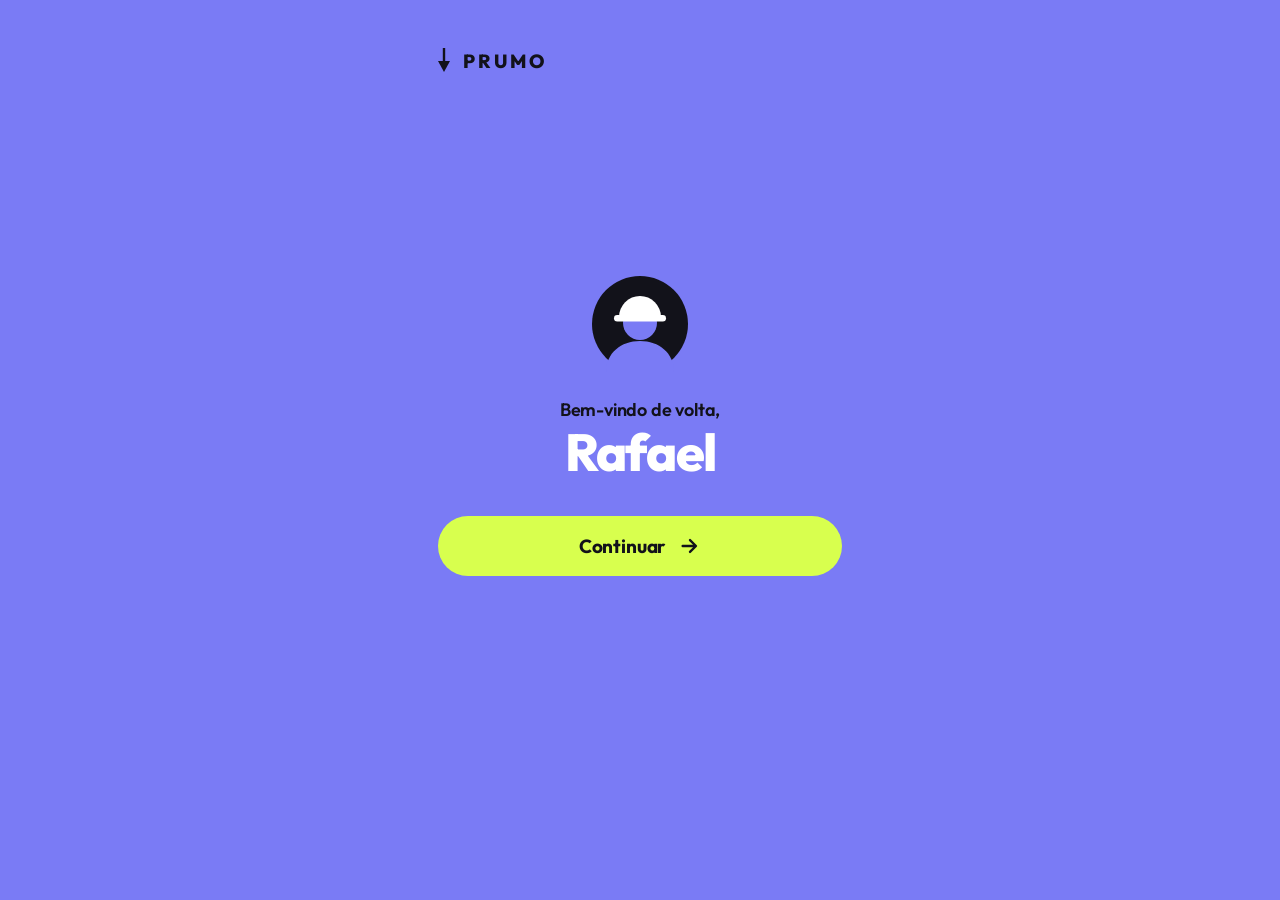
<file: jogo/index.html>
<!DOCTYPE html>
<html lang="pt-BR">

<head>
    <meta charset="utf-8">
    <meta name="viewport"
        content="width=device-width, initial-scale=1, maximum-scale=1, user-scalable=no, viewport-fit=cover">
    <meta name="theme-color" content="#12121A">
    <title>Simulador — Formação XR Empilhadeira</title>
    <meta name="description" content="Demonstração jogável da trilha de formação XR de operador de empilhadeira (NR-11).">

    <link rel="preconnect" href="https://fonts.googleapis.com">
    <link rel="preconnect" href="https://fonts.gstatic.com" crossorigin>
    <link
        href="https://fonts.googleapis.com/css2?family=Outfit:wght@400;600;700;800&display=swap"
        rel="stylesheet">
    <!-- O Pages manda Cache-Control: max-age=600, então o navegador segura o
         CSS antigo por até 10 minutos e a correção parece não ter subido.
         Bumpar este número a cada mudança de estilo resolve na hora. -->
    <link rel="stylesheet" href="./ui.css?v=20">

    <!-- Three.js vendorizado no repo: rede de reunião corporativa não derruba a demo.
         Trocar por CDN = mudar só o valor de "three".

         O resto do mapa existe por um motivo prático: o Pages manda
         Cache-Control: max-age=600 e o navegador segura os módulos ES por até
         10 minutos. Como `import` estático resolve para URL fixa, versionar só
         o main.js não adianta — os imports internos continuam vindo do cache.
         O import map remapeia CADA módulo para uma URL com versão, então
         bumpar este número invalida o grafo inteiro de uma vez. -->
    <script type="importmap">
        {
            "imports": {
                "three": "./vendor/three.module.min.js",
                "./src/app.js": "./src/app.js?v=20",
                "./src/camera.js": "./src/camera.js?v=20",
                "./src/dubins.js": "./src/dubins.js?v=20",
                "./src/forklift.js": "./src/forklift.js?v=20",
                "./src/haptics.js": "./src/haptics.js?v=20",
                "./src/hud.js": "./src/hud.js?v=20",
                "./src/input.js": "./src/input.js?v=20",
                "./src/main.js": "./src/main.js?v=20",
                "./src/mission.js": "./src/mission.js?v=20",
                "./src/pallet.js": "./src/pallet.js?v=20",
                "./src/scene.js": "./src/scene.js?v=20",
                "./src/tokens.js": "./src/tokens.js?v=20",
                "./src/warehouse.js": "./src/warehouse.js?v=20"
            }
        }
    </script>
</head>

<body>
    <canvas id="stage"></canvas>

    <!-- Vinheta e corte em preto. O gradiente fica CONGELADO no estado fechado e
         só a opacidade é animada: animar radial-gradient faz repaint por frame. -->
    <div id="vig"></div>
    <div id="fade"></div>

    <div id="overlay">

        <!-- Placa violeta sob as telas do portal. Sem ela, um cross-fade entre
             duas telas deixa as duas em opacidade parcial ao mesmo tempo e o
             canvas escuro pisca por baixo. Também serve de cortina na ida e na
             volta do simulador. -->
        <div id="pr-plate"></div>



        <!-- ================= PORTAL — PRUMO =================
             Implementado a partir do design exportado do Claude Design, medindo
             a árvore renderizada a 390×844: geometria, cores, pesos e
             entreletras vieram do DOM, não de estimativa.
             Encena a plataforma que está sendo vendida — sem marca, logotipo ou
             domínio de empresa real. -->

        <section class="screen pr" id="scr-boas">
            <header class="pr-top">
                <span class="pr-marca">
                    <svg viewBox="0 0 20 26" aria-hidden="true" class="pr-mk">
                        <path d="M10 0v13" stroke="currentColor" stroke-width="2.4" />
                        <path d="M4 13h12l-6 11z" fill="currentColor" />
                    </svg>
                    <b>PRUMO</b>
                </span>
            </header>

            <div class="pr-boas">
                <div class="pr-avatar-g">
                    <svg viewBox="0 0 96 96" aria-hidden="true">
                        <circle cx="48" cy="48" r="48" fill="#12121A" />
                        <path d="M14 96c0-19 15-31 34-31s34 12 34 31z" fill="#7A7BF5" />
                        <circle cx="48" cy="47" r="17" fill="#7A7BF5" />
                        <path d="M27 41a21 21 0 0 1 42 0z" fill="#FFFFFF" />
                        <rect x="22" y="39" width="52" height="6.5" rx="3.25" fill="#FFFFFF" />
                    </svg>
                </div>

                <p class="pr-ola">Bem-vindo de volta,</p>
                <h1 class="pr-nome" id="chNome">Rafael</h1>

                <button class="pr-cta" id="btEntrar" type="button">
                    Continuar
                    <svg viewBox="0 0 24 24" aria-hidden="true" class="pr-seta">
                        <path d="M4 12h13M12 5.5l6.5 6.5-6.5 6.5" fill="none" stroke="currentColor"
                            stroke-width="2.6" stroke-linecap="round" stroke-linejoin="round" />
                    </svg>
                </button>
            </div>
        </section>

        <section class="screen pr" id="scr-inicio">
            <header class="pr-top pr-top-sm">
                <span class="pr-marca pr-marca-sm">
                    <svg viewBox="0 0 20 26" aria-hidden="true" class="pr-mk">
                        <path d="M10 0v13" stroke="currentColor" stroke-width="2.4" />
                        <path d="M4 13h12l-6 11z" fill="currentColor" />
                    </svg>
                    <b>PRUMO</b>
                </span>
                <button class="pr-eu" id="btSair" type="button" aria-label="Sair">
                    <svg viewBox="0 0 96 96" aria-hidden="true">
                        <circle cx="48" cy="48" r="48" fill="#12121A" />
                        <path d="M14 96c0-19 15-31 34-31s34 12 34 31z" fill="#7A7BF5" />
                        <circle cx="48" cy="47" r="17" fill="#7A7BF5" />
                        <path d="M27 41a21 21 0 0 1 42 0z" fill="#FFFFFF" />
                        <rect x="22" y="39" width="52" height="6.5" rx="3.25" fill="#FFFFFF" />
                    </svg>
                </button>
            </header>

            <div class="pr-corpo">
                <div class="pr-curso">
                    <span class="pr-norma">NR-11</span>
                    <h1>Empilhadeira</h1>
                    <svg class="pr-emp" viewBox="0 0 48 48" aria-hidden="true">
                        <path d="M6 34h20V16h9l6 10v8" stroke="#12121A" stroke-width="3" fill="none"
                            stroke-linejoin="round" />
                        <path d="M30 34V10h3" stroke="#12121A" stroke-width="3" fill="none" />
                        <path d="M30 24h10" stroke="#12121A" stroke-width="3" />
                        <circle cx="12" cy="39" r="4" fill="#12121A" />
                        <circle cx="28" cy="39" r="4" fill="#12121A" />
                    </svg>
                    <div class="pr-segs" id="segs"></div>
                    <div class="pr-frac"><span id="fracN">4</span>/6</div>
                </div>

                <button class="pr-atual" id="btAtual" type="button">
                    <span class="pr-atual-n">05</span>
                    <span class="pr-atual-t">Carga</span>
                    <span class="pr-atual-a">Entrar</span>
                    <span class="pr-play">
                        <svg viewBox="0 0 24 26" aria-hidden="true">
                            <path d="M4 3l17 10L4 23z" fill="#12121A" />
                        </svg>
                    </span>
                </button>
            </div>
        </section>

        <section class="screen pr" id="scr-trilha">
            <div class="pr-corpo pr-corpo-topo">
                <span class="pr-norma">NR-11</span>
                <h1 class="pr-titulo">Trilha</h1>
                <ol class="pr-niveis" id="lista"></ol>
            </div>
        </section>

        <section class="screen pr" id="scr-turma">
            <div class="pr-corpo pr-corpo-topo">
                <div class="pr-cab">
                    <h1 class="pr-titulo">Turma</h1>
                    <span class="pr-tot">24</span>
                </div>

                <div class="pr-kpis">
                    <div class="pr-kpi">
                        <svg viewBox="0 0 24 24" aria-hidden="true">
                            <path d="M12 3l9.5 17H2.5z" fill="#FFFFFF" />
                            <path d="M12 9v5.4" stroke="#12121A" stroke-width="2.2" stroke-linecap="round" />
                            <circle cx="12" cy="17.4" r="1.3" fill="#12121A" />
                        </svg>
                        <b>18</b><span>Colisões</span>
                    </div>
                    <div class="pr-kpi">
                        <svg viewBox="0 0 24 24" aria-hidden="true">
                            <path d="M5 21V4" stroke="#FFFFFF" stroke-width="2.4" stroke-linecap="round" />
                            <path d="M5 7h9" stroke="#FFFFFF" stroke-width="2.4" stroke-linecap="round" />
                            <path d="M11 7l-3-3M11 7l-3 3" stroke="#FFFFFF" stroke-width="2.4" fill="none"
                                stroke-linecap="round" />
                            <path d="M16 21V13h5v8z" fill="#FFFFFF" />
                        </svg>
                        <b>31</b><span>Garfo alto</span>
                    </div>
                    <div class="pr-kpi">
                        <svg viewBox="0 0 24 24" aria-hidden="true">
                            <path d="M12 2l2.4 5.6L20 6l-1.6 5.6L22 14l-5.4 1.4L18 21l-5.2-2.6L9 22l-.6-5.6L3 15l3.6-3L4 7l5.6 1z"
                                fill="#D8FF4E" />
                        </svg>
                        <b>7</b><span>Quase-acidentes</span>
                    </div>
                </div>

                <ul class="pr-alunos" id="alunos"></ul>
            </div>
        </section>

        <nav class="pr-abas" id="abas" hidden>
            <button class="pr-aba" data-aba="inicio" type="button">
                <svg viewBox="0 0 24 24" aria-hidden="true">
                    <path d="M4 11l8-7 8 7v9H4z" fill="currentColor" />
                </svg>
                <span>Início</span>
            </button>
            <button class="pr-aba" data-aba="trilha" type="button">
                <svg viewBox="0 0 24 24" aria-hidden="true">
                    <circle cx="6" cy="7" r="3" fill="currentColor" />
                    <circle cx="12" cy="12" r="3" fill="currentColor" />
                    <circle cx="18" cy="17" r="3" fill="currentColor" />
                    <path d="M6 7h6v10h6" stroke="currentColor" stroke-width="2" fill="none" />
                </svg>
                <span>Trilha</span>
            </button>
            <button class="pr-aba" data-aba="turma" type="button">
                <svg viewBox="0 0 24 24" aria-hidden="true">
                    <circle cx="9" cy="8" r="3.4" fill="currentColor" />
                    <path d="M2.5 20c0-3.6 2.9-6.2 6.5-6.2s6.5 2.6 6.5 6.2z" fill="currentColor" />
                    <circle cx="17.5" cy="9" r="2.6" fill="currentColor" />
                    <path d="M15 20c0-3 1.4-5 3.4-5 1.9 0 3.1 1.7 3.1 5z" fill="currentColor" />
                </svg>
                <span>Turma</span>
            </button>
        </nav>

        <div class="hud">
            <div class="readout">
                <div class="k">Velocidade</div>
                <div class="v"><span id="rSpeed">0,0</span><small>km/h</small></div>
                <div class="div"></div>
                <div class="k">Altura do garfo</div>
                <div class="sub"><span id="rFork">0,06</span> m</div>
            </div>

            <div class="brandtag">
                <span class="bt-marca">
                    <svg class="pr-mk" viewBox="0 0 20 26" aria-hidden="true">
                        <path d="M10 0v13" stroke="currentColor" stroke-width="2.4" />
                        <path d="M4 13h12l-6 11z" fill="currentColor" />
                    </svg>
                    <b>PRUMO</b>
                </span>
                <span class="bt-sub">Nível 05 · Carga</span>
            </div>

            <!-- Coluna única de avisos. O chip mora aqui dentro em toque para
                 que banner e chip se empilhem em FLUXO — é o que impede os dois
                 de se sobreporem quando chegam vários avisos juntos. -->
            <div class="avisos" id="avisos">
                <div class="chip" id="chip"></div>
            </div>

            <div class="keyhints">
                <span><b>W A S D</b> dirigir</span>
                <span><b>Q E</b> garfo</span>
                <span><b>Z X</b> torre</span>
                <span><b>arrastar</b> olhar</span>
                <span><b>C</b> olhar atrás</span>
                <span><b>V</b> câmera</span>
                <span><b>R</b> reiniciar</span>
            </div>

            <!-- Painel de controle. Posição por GRID, nunca por offset absoluto:
                 a versão anterior usava números mágicos e dois botões acabaram
                 exatamente em cima um do outro. -->
            <div class="deck">
                <div class="deck-stick" id="stickZone">
                    <div class="stick" id="stick">
                        <i id="stickKnob"></i>
                    </div>
                    <div class="deck-k">Dirigir</div>
                </div>
                <div class="deck-btns">
                    <div class="tbtn big" data-btn="forkUp">▲<em>Erguer</em></div>
                    <div class="tbtn big" data-btn="forkDown">▼<em>Abaixar</em></div>
                    <div class="tbtn" data-btn="tiltFwd">Torre ◄</div>
                    <div class="tbtn" data-btn="tiltBack">Torre ►</div>
                    <div class="tbtn" data-btn="back">Trás</div>
                    <div class="tbtn" data-btn="cam">Câmera</div>
                </div>
            </div>
        </div>

        <div id="card" hidden>
            <div class="card-box">
                <div class="card-lbl">Registro de desempenho</div>
                <h2>Nível 5 — Operação com carga</h2>
                <div class="card-rows"></div>
                <div class="card-foot">Nível 5 de 6 · 1 palete depositado — a trilha completa exige 3</div>
                <div class="card-act">
                    <button class="card-btn" id="btRepetir" type="button">Repetir</button>
                    <button class="card-btn ghost" id="btTrilha" type="button">Voltar à trilha</button>
                </div>
            </div>
        </div>
    </div>

    <div id="nowebgl" hidden>
        <div class="box">
            <div class="lbl">Não foi possível iniciar</div>
            <h1>Esta demonstração precisa de aceleração gráfica</h1>
            <p>O navegador deste computador está sem WebGL — normalmente por política de TI ou driver de vídeo
                desativado. A proposta completa, com as calculadoras, continua acessível.</p>
            <a href="../">← Voltar para a proposta</a>
        </div>
    </div>

    <script type="module" src="./src/main.js?v=20"></script>
</body>

</html>
</file>
<file: jogo/ui.css>
/* Simulador — Formação XR Empilhadeira
 *
 * Dois sistemas visuais convivendo de propósito:
 *  - tokens `--pr-*`  = PRUMO, a plataforma. Violeta, lima, Outfit, pílulas.
 *  - tokens sem prefixo = a cabine e a HUD, espelhados de ../index.html
 *    (:root, linhas 14–28). Amarelo hazard, mono em caixa alta, cantos secos.
 *
 * O contraste entre portal amigável e cabine técnica é argumento, não descuido:
 * a plataforma acolhe, a máquina informa. Não unifique os dois. */

:root {
    --ink: #14181C;
    --steel: #2E353D;
    --slate: #5C666F;
    --line: #C9C6BE;
    --concrete: #E6E3DC;
    --paper: #F5F3EE;
    --white: #FCFBF8;
    --hazard: #F0B208;
    --signal: #B8352B;
    --deep: #1F5C51;
    --display: "Barlow Condensed", Impact, sans-serif;
    /* Outfit no lugar de IBM Plex Sans: geométrica de altura-x grande, é a
       gramática da referência e cobre do título de 54px ao chip de 12px sem
       colapsar. Barlow Condensed e Plex Mono continuam — só para a cabine. */
    --body: "Outfit", system-ui, sans-serif;
    --mono: "IBM Plex Mono", ui-monospace, monospace;
}

* {
    box-sizing: border-box;
    margin: 0;
    padding: 0;
}

html,
body {
    height: 100%;
    overflow: hidden;
    overscroll-behavior: none;
    -webkit-user-select: none;
    user-select: none;
    -webkit-tap-highlight-color: transparent;
    background: var(--ink);
    font-family: var(--body);
    color: var(--white);
}

#stage {
    position: fixed;
    inset: 0;
    width: 100%;
    height: 100%;
    display: block;
    touch-action: none;
}

#overlay {
    position: fixed;
    inset: 0;
    z-index: 10;
    pointer-events: none;
}

/* ---------- HUD ---------- */

.hud {
    position: absolute;
    inset: 0;
    padding: 16px;
    padding-top: calc(16px + env(safe-area-inset-top));
    padding-bottom: calc(16px + env(safe-area-inset-bottom));
}

.readout {
    position: absolute;
    top: calc(16px + env(safe-area-inset-top));
    left: 16px;
    background: rgba(46, 53, 61, .82);
    border: 1px solid rgba(255, 255, 255, .14);
    border-radius: 4px;
    padding: 12px 16px;
    min-width: 128px;
    backdrop-filter: blur(6px);
}

.readout .k {
    font-family: var(--mono);
    font-size: 9px;
    letter-spacing: .14em;
    text-transform: uppercase;
    color: #A9B1B9;
    margin-bottom: 2px;
}

.readout .v {
    font-family: var(--display);
    font-weight: 700;
    font-size: 34px;
    line-height: .95;
    color: var(--hazard);
}

.readout .v small {
    font-size: 14px;
    color: #A9B1B9;
    margin-left: 3px;
}

.readout .div {
    border-top: 1px dashed rgba(255, 255, 255, .16);
    margin: 10px 0;
}

.readout .sub {
    font-family: var(--display);
    font-weight: 700;
    font-size: 20px;
    line-height: 1;
    color: var(--white);
}

/* Fita de identificação, canto superior direito */
.brandtag {
    position: absolute;
    top: calc(16px + env(safe-area-inset-top));
    right: 16px;
    text-align: right;
    font-family: var(--mono);
    font-size: 9.5px;
    letter-spacing: .16em;
    text-transform: uppercase;
    color: #A9B1B9;
    line-height: 1.8;
    text-shadow: 0 1px 3px rgba(20, 24, 28, .7);
}

.brandtag b {
    color: var(--hazard);
    font-weight: 500;
}

/* Dicas de teclado — só no desktop */
.keyhints {
    position: absolute;
    left: 16px;
    bottom: calc(16px + env(safe-area-inset-bottom));
    display: flex;
    gap: 1px;
    background: rgba(255, 255, 255, .14);
    border: 1px solid rgba(255, 255, 255, .14);
    border-radius: 3px;
    overflow: hidden;
}

.keyhints span {
    background: rgba(46, 53, 61, .86);
    padding: 8px 12px;
    font-family: var(--mono);
    font-size: 9px;
    letter-spacing: .1em;
    text-transform: uppercase;
    color: #A9B1B9;
}

.keyhints b {
    color: var(--hazard);
    font-weight: 600;
}

body.touch .keyhints {
    display: none;
}

/* ---------- Painel de controle de toque ----------
   Layout por GRID. A versão anterior posicionava cada botão por offset absoluto
   e dois deles caíram exatamente em cima um do outro — erro que só apareceu
   olhando a tela, não no código. Grid torna a colisão impossível. */

.deck {
    display: none;
    position: absolute;
    left: 0;
    right: 0;
    bottom: 0;
    height: 52%;
    padding: 14px;
    padding-bottom: calc(14px + env(safe-area-inset-bottom));
    grid-template-columns: 1fr 1fr;
    gap: 14px;
    pointer-events: none;
}

body.touch .deck {
    display: grid;
}

/* Em retrato a faixa abaixo do canvas é sólida: vira console, não sobra cinza. */
body.portrait .deck {
    height: calc(100% - var(--canvasH, 52%));
    background: var(--ink);
    border-top: 1px solid rgba(255, 255, 255, .1);
}

.deck-stick {
    position: relative;
    touch-action: none;
    pointer-events: auto;
    border: 1px dashed rgba(255, 255, 255, .14);
    border-radius: 14px;
    background: rgba(255, 255, 255, .03);
}

.deck-k {
    position: absolute;
    left: 0;
    right: 0;
    bottom: 9px;
    text-align: center;
    font-family: var(--mono);
    font-size: 9px;
    letter-spacing: .18em;
    text-transform: uppercase;
    color: #6F7880;
    pointer-events: none;
}

.stick {
    position: absolute;
    left: 50%;
    top: 46%;
    width: 116px;
    height: 116px;
    margin: -58px 0 0 -58px;
    border-radius: 50%;
    border: 1.5px solid rgba(255, 255, 255, .2);
    background: rgba(255, 255, 255, .05);
    opacity: .5;
    transition: opacity .18s ease;
}

.stick.on {
    opacity: 1;
    border-color: rgba(240, 178, 8, .5);
}

.stick i {
    position: absolute;
    left: 50%;
    top: 50%;
    width: 52px;
    height: 52px;
    margin: -26px 0 0 -26px;
    border-radius: 50%;
    background: var(--hazard);
    box-shadow: 0 4px 14px rgba(20, 24, 28, .5);
}

.deck-btns {
    display: grid;
    grid-template-columns: 1fr 1fr;
    grid-auto-rows: 1fr;
    gap: 8px;
    pointer-events: none;
}

.tbtn {
    pointer-events: auto;
    touch-action: none;
    display: flex;
    flex-direction: column;
    align-items: center;
    justify-content: center;
    gap: 2px;
    min-height: 52px;
    font-family: var(--mono);
    font-size: 9.5px;
    letter-spacing: .1em;
    text-transform: uppercase;
    color: #C2C9D0;
    background: rgba(255, 255, 255, .07);
    border: 1px solid rgba(255, 255, 255, .18);
    border-radius: 12px;
    text-align: center;
    line-height: 1.2;
    user-select: none;
}

.tbtn em {
    font-style: normal;
    font-size: 8.5px;
    letter-spacing: .14em;
    color: #7C858D;
}

.tbtn.big {
    font-size: 20px;
    color: var(--hazard);
}

.tbtn.on {
    background: var(--hazard);
    border-color: var(--hazard);
    color: var(--ink);
    font-weight: 600;
}

.tbtn.on em {
    color: rgba(20, 24, 28, .7);
}

/* Enquanto o portal está aberto, a HUD do jogo não pode aparecer nem capturar
   toque. Regra pequena e fácil de perder numa refatoração — sem ela a leitura
   de velocidade e o console flutuam por cima da tela de boas-vindas. */
body:not(.em-jogo) .hud {
    display: none;
}

/* ---------- Vinheta e corte em preto ----------
   Gradiente congelado; só `opacity` é animada (composição na GPU). Animar o
   próprio radial-gradient faz repaint por frame e mata o celular. */

#vig {
    position: fixed;
    inset: 0;
    z-index: 9;
    pointer-events: none;
    opacity: 0;
    will-change: opacity;
    background: radial-gradient(ellipse 66% 62% at 50% 54%,
            rgba(20, 24, 28, 0) 40%, rgba(20, 24, 28, .82) 100%);
}

#fade {
    position: fixed;
    inset: 0;
    z-index: 11;
    pointer-events: none;
    opacity: 0;
    background: #14181C;
    will-change: opacity;
}

/* ---------- Chip de estado ---------- */

/* --chip-tx existe porque o chip troca de regime de posicionamento: solto e
   centrado por transform no desktop, em fluxo dentro de .avisos no toque. O
   JS que anima o chip lê esta variável — sem ela, o translateX(-50%) do
   desktop jogaria o chip meia-largura para a esquerda dentro da coluna. */
.chip {
    position: fixed;
    left: 50%;
    bottom: calc(22px + env(safe-area-inset-bottom));
    --chip-tx: -50%;
    transform: translateX(var(--chip-tx)) translateY(6px);
    font-family: var(--mono);
    font-size: 10px;
    letter-spacing: .12em;
    text-transform: uppercase;
    background: rgba(20, 24, 28, .86);
    border: 1px solid rgba(255, 255, 255, .18);
    border-left: 3px solid var(--slate);
    border-radius: 3px;
    padding: 9px 15px;
    color: #D6DBE0;
    white-space: nowrap;
    opacity: 0;
    transition: opacity .18s ease, transform .18s ease;
    max-width: 92vw;
    overflow: hidden;
    text-overflow: ellipsis;
}

.chip.on {
    opacity: 1;
    transform: translateX(var(--chip-tx)) translateY(0);
}

.chip.is-ok {
    border-left-color: var(--deep);
    color: #9FE0CE;
}

.chip.is-warn {
    border-left-color: var(--hazard);
    color: var(--hazard);
}

/* Em toque o rodapé é do painel de controle, então o chip sobe. Mas subir por
   coordenada, como era (top: 120px), o punha EM CIMA da placa de velocidade em
   retrato — a placa vai de 16 a ~156 px e o chip centrado é largo o bastante
   para alcançá-la. Agora ele entra em fluxo na coluna de avisos e a colisão
   deixa de ser possível, com um aviso ou com seis. */
body.touch .chip {
    position: static;
    left: auto;
    bottom: auto;
    --chip-tx: 0px;
}

/* ---------- Marcadores projetados ---------- */

.markers {
    position: absolute;
    inset: 0;
    pointer-events: none;
}

.marker {
    position: absolute;
    left: 0;
    top: 0;
    display: flex;
    align-items: center;
    gap: 6px;
    will-change: transform;
}

.mk-body {
    background: rgba(20, 24, 28, .8);
    border: 1px solid var(--hazard);
    border-radius: 3px;
    padding: 5px 9px;
    text-align: left;
}

.marker.is-vaga .mk-body {
    border-color: var(--deep);
}

.mk-lbl {
    font-family: var(--mono);
    font-size: 9.5px;
    letter-spacing: .16em;
    text-transform: uppercase;
    color: var(--hazard);
    font-weight: 600;
}

.marker.is-vaga .mk-lbl {
    color: #8FD9C6;
}

.mk-sub {
    font-family: var(--mono);
    font-size: 8.5px;
    letter-spacing: .08em;
    text-transform: uppercase;
    color: #A9B1B9;
    margin-top: 1px;
}

.mk-arrow {
    display: none;
    width: 0;
    height: 0;
    border-left: 7px solid transparent;
    border-right: 7px solid transparent;
    border-bottom: 12px solid var(--hazard);
}

.marker.is-off .mk-arrow {
    display: block;
}

.marker.is-off .mk-lbl {
    font-size: 9px;
}

.marker.is-off .mk-sub {
    display: none;
}

/* ---------- Coluna de avisos ----------
   Banners e chip na MESMA coluna: é o que garante que não se sobreponham por
   mais avisos que cheguem de uma vez — quem resolve é o fluxo, não um número
   mágico de `top` por elemento.

   Sem `transform` aqui de propósito: transform num ancestral vira bloco de
   contenção e faria o `.chip { position: fixed }` do desktop se ancorar nesta
   caixa em vez da viewport. Por isso a centralização é left/right + align. */
.avisos {
    position: absolute;
    left: 0;
    right: 0;
    top: calc(78px + env(safe-area-inset-top));
    display: flex;
    flex-direction: column;
    align-items: center;
    gap: 8px;
    pointer-events: none;
}

.banners {
    display: flex;
    flex-direction: column;
    align-items: center;
    gap: 8px;
}

/* Retrato: a placa de velocidade vai de 16 a 151 px e ocupa quase metade da
   largura; a coluna centralizada, que começa em 78 px, passava por cima dela.
   Em paisagem não acontece porque sobra largura e os dois não se cruzam em X.
   Medido a 375×812 — a placa tem 135 px de altura, então 168 a limpa com folga. */
body.portrait .avisos,
body.touch .avisos {
    top: calc(168px + env(safe-area-inset-top));
}

@media (max-width: 560px) {
    .avisos { top: calc(168px + env(safe-area-inset-top)); }
}

/* ---------- Faixa de aviso ---------- */

.banner {
    transform: translateY(-8px);
    font-family: var(--mono);
    font-size: 11px;
    letter-spacing: .16em;
    text-transform: uppercase;
    font-weight: 600;
    background: var(--hazard);
    color: var(--ink);
    border-radius: 3px;
    padding: 11px 20px;
    opacity: 0;
    transition: opacity .2s ease, transform .2s ease;
    white-space: nowrap;
    max-width: 92vw;
    overflow: hidden;
    text-overflow: ellipsis;
}

.banner.on {
    opacity: 1;
    transform: translateY(0);
}

.banner.is-ok {
    background: var(--deep);
    color: #fff;
}

.prompt {
    display: none;
}

/* ---------- Cartão final ---------- */

#card {
    position: absolute;
    inset: 0;
    z-index: 12;
    display: flex;
    align-items: center;
    justify-content: center;
    padding: 24px;
    background: rgba(20, 24, 28, .72);
    pointer-events: auto;
}

#card[hidden] {
    display: none;
}

.card-box {
    width: 100%;
    max-width: 420px;
    background: var(--paper);
    color: var(--ink);
    border-top: 4px solid var(--hazard);
    border-radius: 3px;
    padding: 24px 26px;
    box-shadow: 0 18px 44px rgba(20, 24, 28, .45);
}

.card-lbl {
    font-family: var(--mono);
    font-size: 9.5px;
    letter-spacing: .18em;
    text-transform: uppercase;
    color: var(--signal);
    margin-bottom: 7px;
}

.card-box h2 {
    font-family: var(--display);
    font-weight: 700;
    font-size: 27px;
    line-height: 1.05;
    text-transform: uppercase;
    margin-bottom: 16px;
}

.cr {
    display: flex;
    justify-content: space-between;
    align-items: baseline;
    gap: 12px;
    padding: 8px 0;
    border-bottom: 1px solid var(--line);
}

.cr span {
    font-family: var(--mono);
    font-size: 9.5px;
    letter-spacing: .1em;
    text-transform: uppercase;
    color: var(--slate);
}

.cr b {
    font-family: var(--display);
    font-weight: 700;
    font-size: 19px;
    white-space: nowrap;
}

.card-foot {
    font-family: var(--mono);
    font-size: 9px;
    letter-spacing: .1em;
    text-transform: uppercase;
    color: var(--slate);
    margin-top: 14px;
    line-height: 1.7;
}

.card-act {
    display: flex;
    gap: 8px;
    margin-top: 18px;
}

.card-btn {
    flex: 1;
    font-family: var(--mono);
    font-size: 10.5px;
    letter-spacing: .1em;
    text-transform: uppercase;
    background: var(--ink);
    color: var(--white);
    border: 1px solid var(--ink);
    border-radius: 3px;
    padding: 12px 14px;
    cursor: pointer;
    text-align: center;
    text-decoration: none;
}

.card-btn.ghost {
    background: transparent;
    color: var(--ink);
}

/* ---------- Retrato: letterbox ----------
   Sem isto, 390×844 entrega 27° de FOV horizontal — buraco de fechadura, com os
   polegares justo por cima de onde o garfo aparece. */

body.portrait .keyhints {
    display: none;
}


/* =====================================================================
   PRUMO — portal
   Medidas tiradas do design renderizado a 390×844: cores, pesos, tamanhos
   e entreletras vieram do DOM, não de estimativa. O layout foi reescrito
   em fluxo (flex/grid) em vez de posição absoluta, para sobreviver a
   telas de 320 a 900 de largura.
   Prefixo --pr- / .pr- em tudo: os tokens da cabine (--ink, --hazard,
   --paper…) continuam intocados, porque a HUD depende deles.
   ===================================================================== */

:root {
    --pr-violeta: #7A7BF5;
    --pr-tinta: #12121A;
    --pr-colete: #D8FF4E;
    --pr-papel: #FFFFFF;

    --pr-pill: 999px;
    --pr-r-card: 28px;
    --pr-r-linha: 24px;
    --pr-lado: 24px;

    --pr-fonte: "Outfit", system-ui, -apple-system, sans-serif;
}

/* ---------- base ---------- */

.screen.pr {
    position: absolute;
    inset: 0;
    z-index: 14;
    display: none;
    flex-direction: column;
    pointer-events: auto;
    overflow: hidden;
    background: var(--pr-violeta);
    color: var(--pr-tinta);
    font-family: var(--pr-fonte);
    -webkit-font-smoothing: antialiased;
}

.screen.pr.is-active {
    display: flex;
}

.pr-corpo {
    flex: 1;
    min-height: 0;
    overflow-y: auto;
    overscroll-behavior: contain;
    -webkit-overflow-scrolling: touch;
    padding: 0 var(--pr-lado) 24px;
}

.pr-corpo-topo {
    padding-top: calc(44px + env(safe-area-inset-top));
}

/* Espaço para a barra de abas não cobrir o fim da lista. */
body.pr-abas .pr-corpo {
    padding-bottom: calc(106px + env(safe-area-inset-bottom));
}

/* ---------- marca ---------- */

.pr-top {
    flex: none;
    display: flex;
    align-items: center;
    justify-content: space-between;
    gap: 12px;
    padding: calc(48px + env(safe-area-inset-top)) var(--pr-lado) 0;
}

.pr-marca {
    display: inline-flex;
    align-items: center;
    gap: 9px;
    color: var(--pr-tinta);
}

.pr-mk {
    width: 20px;
    height: 26px;
    display: block;
    flex: none;
}

.pr-marca b {
    font-size: 19px;
    font-weight: 800;
    letter-spacing: .16em;
}

.pr-top-sm {
    padding-top: calc(44px + env(safe-area-inset-top));
}

.pr-marca-sm .pr-mk {
    width: 16px;
    height: 21px;
}

.pr-marca-sm b {
    font-size: 15px;
}

.pr-eu {
    width: 42px;
    height: 42px;
    flex: none;
    padding: 0;
    border: 0;
    border-radius: 50%;
    background: none;
    cursor: pointer;
}

.pr-eu svg {
    width: 100%;
    height: 100%;
    display: block;
}

/* =====================================================================
   TELA — BEM-VINDO DE VOLTA
   ===================================================================== */

/* Bloco único centrado nos dois eixos. A versão anterior seguia o design ao
   pé da letra — tudo alinhado à esquerda e o botão colado embaixo — e ficava
   torto: avatar, saudação e nome em x=28, mas o avatar 7px fora do prumo dos
   outros dois. Centrado, o vazio acima e abaixo é simétrico e a composição
   lê como decisão em vez de sobra. */
.pr-boas {
    flex: 1;
    min-height: 0;
    overflow-y: auto;
    display: flex;
    flex-direction: column;
    align-items: center;
    justify-content: center;
    text-align: center;
    padding: 0 28px calc(28px + env(safe-area-inset-bottom));
}

/* A marca sai do fluxo: em coluna, ela empurrava o bloco ~37px abaixo do
   centro real da tela — perto o bastante para parecer desalinhado e longe
   o bastante para incomodar. */
#scr-boas .pr-top {
    position: absolute;
    top: 0;
    left: 0;
    right: 0;
    z-index: 1;
}

.pr-avatar-g {
    width: 96px;
    height: 96px;
    margin-bottom: 26px;
}

.pr-avatar-g svg {
    width: 100%;
    height: 100%;
    display: block;
}

.pr-ola {
    font-size: 18px;
    font-weight: 600;
    letter-spacing: -.01em;
    color: var(--pr-tinta);
}

.pr-nome {
    font-size: clamp(40px, 13.3vw, 52px);
    font-weight: 800;
    line-height: 1.12;
    letter-spacing: -.035em;
    color: var(--pr-papel);
    margin-top: 2px;
    margin-bottom: 34px;
    /* body tem user-select:none; o nome é editável ao trocar de operador */
    -webkit-user-select: text;
    user-select: text;
}

.pr-nome:focus {
    outline: 3px solid var(--pr-colete);
    outline-offset: 4px;
    border-radius: 6px;
}

.pr-cta {
    display: flex;
    align-items: center;
    justify-content: center;
    gap: 14px;
    width: 100%;
    min-height: 60px;
    border: 0;
    border-radius: var(--pr-pill);
    background: var(--pr-colete);
    color: var(--pr-tinta);
    font-family: inherit;
    font-size: 19px;
    font-weight: 700;
    letter-spacing: -.01em;
    cursor: pointer;
    transition: transform .12s ease;
}

.pr-cta:active {
    transform: translateY(2px);
}

.pr-seta {
    width: 22px;
    height: 22px;
    flex: none;
}

/* =====================================================================
   TELA — INÍCIO
   ===================================================================== */

.pr-curso {
    position: relative;
    background: var(--pr-papel);
    border-radius: var(--pr-r-card);
    padding: 26px 24px 24px;
    margin-top: 30px;
}

.pr-norma {
    display: inline-block;
    background: var(--pr-tinta);
    color: var(--pr-colete);
    border-radius: var(--pr-pill);
    padding: 5px 13px;
    font-size: 13px;
    font-weight: 700;
    letter-spacing: .08em;
}

.pr-curso h1 {
    font-size: clamp(30px, 9.7vw, 38px);
    font-weight: 800;
    line-height: 1;
    letter-spacing: -.035em;
    margin-top: 16px;
}

.pr-emp {
    position: absolute;
    top: 28px;
    right: 24px;
    width: 52px;
    height: 52px;
}

.pr-segs {
    display: flex;
    gap: 5px;
    margin-top: 26px;
}

.pr-segs i {
    flex: 1;
    height: 12px;
    border-radius: var(--pr-pill);
    background: var(--pr-tinta);
}

.pr-segs i.atual {
    background: var(--pr-colete);
}

.pr-frac {
    margin-top: 12px;
    font-size: 15px;
    font-weight: 700;
    letter-spacing: .02em;
}

/* O card do nível atual: única superfície tinta da tela, único círculo
   lima. Não há como errar onde tocar. */
.pr-atual {
    position: relative;
    display: grid;
    grid-template-columns: 1fr auto;
    grid-template-areas: "n p" "t p" "a p";
    align-items: center;
    column-gap: 16px;
    width: 100%;
    text-align: left;
    border: 0;
    background: var(--pr-tinta);
    border-radius: var(--pr-r-card);
    padding: 24px;
    margin-top: 16px;
    cursor: pointer;
    font-family: inherit;
    transition: transform .12s ease;
}

.pr-atual:active {
    transform: scale(.99);
}

.pr-atual-n {
    grid-area: n;
    font-size: 15px;
    font-weight: 700;
    letter-spacing: .14em;
    color: var(--pr-papel);
}

.pr-atual-t {
    grid-area: t;
    font-size: 32px;
    font-weight: 800;
    line-height: 1.06;
    letter-spacing: -.03em;
    color: var(--pr-papel);
    margin-top: 6px;
}

.pr-atual-a {
    grid-area: a;
    font-size: 17px;
    font-weight: 700;
    color: var(--pr-colete);
    margin-top: 8px;
}

.pr-play {
    grid-area: p;
    width: 64px;
    height: 64px;
    flex: none;
    border-radius: 50%;
    background: var(--pr-colete);
    display: grid;
    place-items: center;
    animation: prPulso 2.8s ease-out 1.2s infinite;
}

.pr-play svg {
    width: 24px;
    height: 26px;
    margin-left: 3px;
    /* centragem óptica do triângulo */
}

/* =====================================================================
   TELA — TRILHA
   ===================================================================== */

.pr-titulo {
    font-size: clamp(36px, 11.8vw, 46px);
    font-weight: 800;
    line-height: 1;
    letter-spacing: -.04em;
    color: var(--pr-papel);
    margin-top: 14px;
}

.pr-niveis {
    list-style: none;
    margin: 24px 0 0;
    padding: 0;
    display: flex;
    flex-direction: column;
    gap: 10px;
}

.pr-nv {
    display: flex;
    align-items: center;
    gap: 24px;
    background: var(--pr-papel);
    border-radius: var(--pr-r-linha);
    padding: 0 20px;
    min-height: 78px;
    width: 100%;
    border: 0;
    text-align: left;
    font-family: inherit;
    color: var(--pr-tinta);
}

.pr-nv em {
    font-style: normal;
    font-size: 20px;
    font-weight: 800;
    letter-spacing: -.02em;
    flex: none;
}

.pr-nv > span {
    flex: 1;
    min-width: 0;
    font-size: 22px;
    font-weight: 700;
    letter-spacing: -.025em;
}

.pr-nv b {
    font-size: 24px;
    font-weight: 800;
    letter-spacing: -.03em;
    flex: none;
}

.pr-nv svg {
    width: 20px;
    height: 20px;
    flex: none;
}

.pr-nv.agora {
    min-height: 88px;
    cursor: pointer;
    transition: transform .12s ease;
}

.pr-nv.agora:active {
    transform: scale(.99);
}

.pr-nv.agora > span {
    font-size: 24px;
    font-weight: 800;
    letter-spacing: -.03em;
}

.pr-nv.agora .pr-play {
    width: 52px;
    height: 52px;
}

.pr-nv.agora .pr-play svg {
    width: 19px;
    height: 21px;
}

/* Bloqueado: superfície tinta e cadeado lima. O cadeado basta — nível
   travado é argumento de venda, tem que parecer fechado de propósito e
   não quebrado. */
.pr-nv.travado {
    background: var(--pr-tinta);
    color: var(--pr-papel);
}

.pr-nv.travado svg {
    width: 26px;
    height: 26px;
}

/* =====================================================================
   TELA — TURMA
   ===================================================================== */

.pr-cab {
    display: flex;
    align-items: baseline;
    justify-content: space-between;
    gap: 16px;
}

.pr-cab .pr-titulo {
    margin-top: 0;
}

.pr-tot {
    font-size: clamp(36px, 11.8vw, 46px);
    font-weight: 800;
    line-height: 1;
    letter-spacing: -.04em;
    color: var(--pr-tinta);
}

.pr-kpis {
    display: grid;
    grid-template-columns: repeat(3, 1fr);
    gap: 9px;
    margin-top: 22px;
}

.pr-kpi {
    background: var(--pr-tinta);
    border-radius: var(--pr-r-linha);
    padding: 18px 14px;
    min-height: 155px;
    display: flex;
    flex-direction: column;
    color: var(--pr-papel);
}

.pr-kpi svg {
    width: 26px;
    height: 26px;
    flex: none;
}

.pr-kpi b {
    font-size: 34px;
    font-weight: 800;
    line-height: 1;
    letter-spacing: -.04em;
    margin-top: auto;
}

.pr-kpi span {
    font-size: 13px;
    font-weight: 700;
    line-height: 1.2;
    margin-top: 10px;
}

.pr-alunos {
    list-style: none;
    margin: 12px 0 0;
    padding: 22px;
    background: var(--pr-papel);
    border-radius: var(--pr-r-card);
    display: flex;
    flex-direction: column;
    gap: 26px;
}

.pr-al {
    display: flex;
    align-items: center;
    gap: 14px;
}

.pr-al > svg {
    width: 38px;
    height: 38px;
    flex: none;
}

.pr-al span {
    flex: 1;
    min-width: 0;
    font-size: 19px;
    font-weight: 700;
    letter-spacing: -.02em;
}

.pr-al b {
    font-size: 15px;
    font-weight: 800;
    letter-spacing: .06em;
    flex: none;
}

.pr-al i {
    width: 34px;
    height: 34px;
    flex: none;
    border-radius: 50%;
    background: var(--pr-tinta);
    display: grid;
    place-items: center;
}

.pr-al i svg {
    width: 17px;
    height: 17px;
}

/* Sem alerta, o lugar do disco fica vazio — mas a coluna tem que se
   manter alinhada entre as linhas. */
.pr-al i.vazio {
    background: none;
}

/* =====================================================================
   ABAS
   ===================================================================== */

.pr-abas {
    position: absolute;
    left: 0;
    right: 0;
    bottom: 0;
    z-index: 15;
    display: flex;
    gap: 6px;
    padding: 10px 18px calc(10px + env(safe-area-inset-bottom));
    background: var(--pr-violeta);
    pointer-events: auto;
}

.pr-abas[hidden] {
    display: none;
}

.pr-aba {
    flex: 1;
    min-height: 56px;
    border: 0;
    border-radius: var(--pr-pill);
    background: var(--pr-papel);
    color: var(--pr-tinta);
    font-family: inherit;
    display: flex;
    flex-direction: column;
    align-items: center;
    justify-content: center;
    gap: 3px;
    cursor: pointer;
}

.pr-aba svg {
    width: 21px;
    height: 21px;
}

.pr-aba span {
    font-size: 12px;
    font-weight: 700;
}

/* O design exportado deixa as três abas idênticas — sem estado ativo o
   usuário não sabe onde está. Tinta é a cor de contraste do sistema, e
   resolve sem inventar cor nova. */
.pr-aba.on {
    background: var(--pr-tinta);
    color: var(--pr-papel);
}

@keyframes prPulso {
    0%, 72% { box-shadow: 0 0 0 0 rgba(216, 255, 78, .5); }
    100%    { box-shadow: 0 0 0 15px rgba(216, 255, 78, 0); }
}

@media (prefers-reduced-motion: reduce) {
    .pr-play {
        animation: none;
    }
}

/* Enquanto o portal está aberto, a HUD do jogo não pode aparecer nem
   capturar toque. */
body:not(.em-jogo) .hud {
    display: none;
}

/* ---------- desktop ----------
   O violeta continua sangrando a tela toda; só a coluna de conteúdo é
   limitada. Tentei um "aparelho" flutuante centralizado e o custo era
   posicionamento absoluto em cima de filhos em fluxo — quebra fácil e
   não paga o que entrega. */

@media (min-width: 760px) {
    .pr-top,
    .pr-corpo,
    .pr-boas,
    .pr-abas {
        width: 100%;
        max-width: 460px;
        margin-left: auto;
        margin-right: auto;
    }

    .pr-abas {
        left: 0;
        right: 0;
    }

    .pr-boas {
        padding-bottom: 48px;
    }
}

/* ---------- Debug (?debug=1) ---------- */

.debug {
    position: absolute;
    left: 50%;
    top: calc(16px + env(safe-area-inset-top));
    transform: translateX(-50%);
    font-family: var(--mono);
    font-size: 9.5px;
    letter-spacing: .08em;
    text-transform: uppercase;
    color: var(--hazard);
    background: rgba(20, 24, 28, .8);
    border: 1px solid rgba(255, 255, 255, .16);
    border-radius: 3px;
    padding: 6px 12px;
    white-space: pre;
    line-height: 1.7;
}

/* ---------- Falhar bonito: sem WebGL ---------- */

#nowebgl {
    position: fixed;
    inset: 0;
    z-index: 50;
    background: var(--paper);
    color: var(--ink);
    display: flex;
    align-items: center;
    justify-content: center;
    padding: 32px;
}

#nowebgl[hidden] {
    display: none;
}

#nowebgl .box {
    max-width: 460px;
    border-left: 3px solid var(--signal);
    background: var(--concrete);
    padding: 22px 26px;
}

#nowebgl .lbl {
    font-family: var(--mono);
    font-size: 10px;
    letter-spacing: .16em;
    text-transform: uppercase;
    color: var(--signal);
    margin-bottom: 8px;
}

#nowebgl h1 {
    font-family: var(--display);
    font-weight: 700;
    font-size: 30px;
    line-height: 1.05;
    text-transform: uppercase;
    margin-bottom: 12px;
}

#nowebgl p {
    font-size: 14px;
    color: var(--steel);
    margin-bottom: 16px;
}

#nowebgl a {
    display: inline-block;
    font-family: var(--mono);
    font-size: 11px;
    letter-spacing: .08em;
    text-transform: uppercase;
    background: var(--ink);
    color: var(--white);
    border-radius: 3px;
    padding: 12px 20px;
    text-decoration: none;
}

@media (max-width:720px) {
    .readout {
        padding: 10px 13px;
        min-width: 104px;
    }

    .readout .v {
        font-size: 27px;
    }

    .brandtag {
        font-size: 8.5px;
    }
}


/* =====================================================================
   PONTE — a cabine passa a falar PRUMO
   Colar no FIM de jogo/ui.css. Nenhum nome de classe ou estado muda:
   hud.js, mission.js e input.js continuam escrevendo is-ok / is-warn /
   is-vaga / is-off / on / big. A ponte é 100% CSS (uma exceção opcional:
   o gancho .is-limite no main.js, comentado no fim deste arquivo).

   REGRA: se o elemento existe no galpão, é hazard. Se existe só na tela,
   é PRUMO — placa tinta #12121A, acento lima #D8FF4E, Outfit.
   Motivo medido: #F0B208 contra o concreto do galpão (#E6E3DC) = 1,48:1,
   e #D8FF4E contra o mesmo concreto = 1,12:1. Só a tinta (14,5:1) garante
   silhueta. Acento NUNCA encosta no mundo sem placa ou anel tinta atrás.
   ===================================================================== */

:root {
    --hud-plate:  rgba(18, 18, 26, .92);
    --hud-fio:    rgba(255, 255, 255, .12);
    --hud-fraco:  rgba(255, 255, 255, .62);
    --hud-fraco2: rgba(255, 255, 255, .42);
    --hud-r:      20px;
    --hud-r-sm:   16px;
    --hud-sombra: 0 10px 30px rgba(18, 18, 26, .38);
}

/* Vinheta e corte no tinta do portal, não no ink da cabine. */
#vig {
    background: radial-gradient(ellipse 66% 62% at 50% 54%,
            rgba(18, 18, 26, 0) 40%, rgba(18, 18, 26, .82) 100%);
}

#fade {
    background: #12121A;
}

/* ---------- leitura de velocidade / garfo ---------- */

.readout {
    background: var(--hud-plate);
    border: 1px solid var(--hud-fio);
    border-radius: var(--hud-r);
    padding: 14px 18px 15px;
    min-width: 134px;
    box-shadow: var(--hud-sombra);
}

.readout .k {
    font-family: var(--pr-fonte);
    font-size: 12px;
    font-weight: 700;
    letter-spacing: 0;
    text-transform: none;
    color: var(--hud-fraco2);
    margin-bottom: 1px;
}

.readout .v {
    font-family: var(--pr-fonte);
    font-weight: 800;
    font-size: 36px;
    line-height: 1;
    letter-spacing: -.035em;
    color: var(--pr-papel);
    font-variant-numeric: tabular-nums;
    transition: color .12s linear;
}

.readout .v small {
    font-size: 14px;
    font-weight: 700;
    letter-spacing: -.01em;
    color: var(--hud-fraco2);
    margin-left: 4px;
}

/* O readout atualiza a 10 Hz: sem largura fixa os dígitos proporcionais
   do Outfit fazem a caixa pular a cada leitura. */
#rSpeed,
#rFork {
    display: inline-block;
    text-align: right;
    min-width: 4ch;
}

.readout .div {
    border-top: 1px solid rgba(255, 255, 255, .12);
    margin: 12px 0 10px;
}

.readout .sub {
    font-family: var(--pr-fonte);
    font-weight: 800;
    font-size: 22px;
    line-height: 1;
    letter-spacing: -.03em;
    color: var(--pr-papel);
    font-variant-numeric: tabular-nums;
}

/* ÚNICO hazard permanente do software: acima do limite de carga (6 km/h),
   que a própria copy do chip já cita. Hazard vira ESTADO, não cor de base.
   Motivo medido, não estético: contra o piso de concreto do galpão o hazard
   tem 1,48:1 de contraste — gasto no estado permanente, ele não significava
   nada quando o estado ficava perigoso. */
.readout.is-limite {
    border-color: rgba(240, 178, 8, .55);
}

.readout.is-limite .v {
    color: var(--hazard);
}

/* ---------- lockup PRUMO dentro da cabine ---------- */

.brandtag {
    top: calc(14px + env(safe-area-inset-top));
    right: 14px;
    display: flex;
    flex-direction: column;
    align-items: flex-end;
    gap: 2px;
    background: var(--hud-plate);
    border: 1px solid var(--hud-fio);
    border-radius: var(--hud-r-sm);
    padding: 9px 14px;
    font-family: var(--pr-fonte);
    font-size: 11px;
    font-weight: 600;
    letter-spacing: 0;
    text-transform: none;
    line-height: 1.25;
    color: var(--hud-fraco2);
    text-shadow: none;
    box-shadow: var(--hud-sombra);
}

.bt-marca {
    display: inline-flex;
    align-items: center;
    gap: 7px;
    color: var(--pr-papel);
}

.bt-marca .pr-mk {
    width: 11px;
    height: 14px;
}

.bt-marca b {
    font-size: 12px;
    font-weight: 800;
    letter-spacing: .14em;
}

/* compatibilidade com o markup atual, enquanto ele não for trocado */
.brandtag b {
    color: var(--pr-colete);
    font-weight: 700;
}

.bt-marca b {
    color: var(--pr-papel);
}

/* ---------- dicas de teclado (desktop) ---------- */

.keyhints {
    background: var(--hud-fio);
    border: 1px solid var(--hud-fio);
    border-radius: var(--pr-pill);
    box-shadow: var(--hud-sombra);
}

.keyhints span {
    background: var(--hud-plate);
    padding: 10px 13px;
    font-family: var(--pr-fonte);
    font-size: 12px;
    font-weight: 600;
    letter-spacing: 0;
    text-transform: none;
    color: var(--hud-fraco2);
}

.keyhints span:first-child { padding-left: 18px; }
.keyhints span:last-child  { padding-right: 18px; }

.keyhints b {
    color: var(--pr-colete);
    font-weight: 800;
}

/* ---------- chip: a voz que ensina ----------
   Nunca truncar instrução. Duas linhas centradas é melhor que reticências. */

.chip {
    font-family: var(--pr-fonte);
    font-size: 13px;
    font-weight: 600;
    letter-spacing: 0;
    text-transform: none;
    background: var(--hud-plate);
    border: 1px solid var(--hud-fio);
    border-left: 1px solid var(--hud-fio);
    border-radius: var(--pr-pill);
    padding: 11px 18px;
    color: var(--pr-papel);
    box-shadow: var(--hud-sombra);
    white-space: normal;
    text-overflow: clip;
    max-width: min(92vw, 34ch);
    text-align: center;
    line-height: 1.3;
}

.chip::before {
    content: "";
    display: inline-block;
    vertical-align: 1px;
    width: 8px;
    height: 8px;
    border-radius: 50%;
    margin-right: 9px;
    background: var(--hud-fraco2);
}

.chip.is-ok {
    border-left-color: var(--hud-fio);
    color: var(--pr-papel);
}

.chip.is-ok::before { background: var(--pr-colete); }

.chip.is-warn {
    border-left-color: var(--hud-fio);
    color: var(--pr-papel);
}

/* o estado mais frequente do jogo: o hazard fica no disco, não na frase */
.chip.is-warn::before { background: var(--hazard); }

/* ---------- faixa de aviso ----------
   Neutro é calmo. Positivo é lima (a mesma forma e cor do .pr-cta).
   Campo hazard cheio fica só para risco — é o único amarelo que vence
   um galpão amarelo, porque é área saturada e não traço fino. */

.banner {
    font-family: var(--pr-fonte);
    font-size: 13.5px;
    font-weight: 700;
    letter-spacing: -.005em;
    text-transform: none;
    background: var(--pr-tinta);
    color: var(--pr-papel);
    border-radius: var(--pr-pill);
    padding: 13px 22px;
    white-space: normal;
    text-overflow: clip;
    max-width: min(90vw, 40ch);
    text-align: center;
    line-height: 1.25;
    box-shadow: 0 0 0 2px var(--pr-tinta), 0 12px 34px rgba(18, 18, 26, .4);
}

.banner.is-ok {
    background: var(--pr-colete);
    color: var(--pr-tinta);
}

.banner.is-warn,
.banner.is-risco {
    background: var(--hazard);
    color: var(--pr-tinta);
}

/* ---------- marcadores projetados ----------
   Pior caso de contraste do projeto: flutuam sobre caixas bege (#B99760),
   racks (#9A5F1E) e concreto claro. Placa tinta é obrigatória. */

.mk-body {
    background: var(--hud-plate);
    border: 1px solid var(--hud-fio);
    border-radius: var(--hud-r-sm);
    padding: 9px 14px;
    box-shadow: var(--hud-sombra);
}

.mk-lbl {
    display: flex;
    align-items: center;
    gap: 7px;
    font-family: var(--pr-fonte);
    font-size: 13px;
    font-weight: 800;
    letter-spacing: .01em;
    text-transform: none;
    color: var(--pr-papel);
}

.mk-lbl::before {
    content: "";
    flex: none;
    width: 7px;
    height: 7px;
    border-radius: 50%;
    background: var(--pr-colete);
}

.mk-sub {
    font-family: var(--pr-fonte);
    font-size: 11.5px;
    font-weight: 600;
    letter-spacing: 0;
    text-transform: none;
    color: var(--hud-fraco2);
    margin-top: 2px;
    font-variant-numeric: tabular-nums;
}

/* O DESTINO inverte: campo lima com anel tinta. Seguro porque mission.js
   usa UM marcador só, trocando o kind — nunca há dois competindo. */
.marker.is-vaga .mk-body {
    background: var(--pr-colete);
    border-color: var(--pr-tinta);
    box-shadow: 0 0 0 2px var(--pr-tinta), var(--hud-sombra);
}

.marker.is-vaga .mk-lbl { color: var(--pr-tinta); }
.marker.is-vaga .mk-lbl::before { background: var(--pr-tinta); }
.marker.is-vaga .mk-sub { color: rgba(18, 18, 26, .62); }

/* A seta era o pior bug de contraste: triângulo chapado sem placa nenhuma,
   1,48:1 contra o concreto. Lima + contorno tinta desenhado por sombra. */
.mk-arrow {
    border-bottom-color: var(--pr-colete);
    filter: drop-shadow(0 0 1.5px #12121A) drop-shadow(0 0 3px rgba(18, 18, 26, .9));
}

/* Fora de quadro: mantém a distância visível — é justo quando ela importa. */
.marker.is-off .mk-body { padding: 7px 12px; }
.marker.is-off .mk-lbl  { font-size: 12px; }
.marker.is-off .mk-sub  { display: block; }

/* ---------- console de toque ---------- */

body.portrait .deck {
    background: var(--pr-tinta);
    border-top: 1px solid rgba(255, 255, 255, .08);
}

.deck-stick {
    border: 1px solid rgba(255, 255, 255, .10);
    border-radius: var(--pr-r-card);
    background: rgba(255, 255, 255, .04);
}

.deck-k {
    bottom: 12px;
    font-family: var(--pr-fonte);
    font-size: 12px;
    font-weight: 700;
    letter-spacing: 0;
    text-transform: none;
    color: rgba(255, 255, 255, .38);
}

.stick {
    border: 1.5px solid rgba(255, 255, 255, .16);
    background: rgba(255, 255, 255, .05);
}

.stick.on { border-color: rgba(216, 255, 78, .55); }

/* mesmo gesto do .pr-play do portal: círculo lima = onde se toca */
.stick i {
    background: var(--pr-colete);
    box-shadow: 0 6px 18px rgba(18, 18, 26, .55);
}

.deck-btns { gap: 9px; }

/* .tbtn é a .pr-aba da cabine: pílula, 56px, inverte quando ativa. */
.tbtn {
    min-height: 56px;
    gap: 1px;
    font-family: var(--pr-fonte);
    font-size: 13px;
    font-weight: 700;
    letter-spacing: -.01em;
    text-transform: none;
    background: var(--pr-tinta);
    border: 1px solid rgba(255, 255, 255, .16);
    border-radius: var(--pr-pill);
    color: var(--pr-papel);
}

.tbtn em {
    font-size: 11px;
    font-weight: 600;
    letter-spacing: 0;
    color: rgba(255, 255, 255, .5);
}

/* No nível 5 o verbo é o garfo: os dois botões que importam são os únicos
   claros. Hierarquia de interface resolvendo problema de gameplay. */
.tbtn.big {
    background: var(--pr-papel);
    border-color: var(--pr-papel);
    color: var(--pr-tinta);
    font-size: 22px;
}

.tbtn.big em {
    font-size: 11px;
    color: rgba(18, 18, 26, .6);
}

/* .on DEPOIS de .big de propósito: mesma especificidade, ordem decide. */
.tbtn.on {
    background: var(--pr-colete);
    border-color: var(--pr-colete);
    color: var(--pr-tinta);
    font-weight: 800;
}

.tbtn.on em { color: rgba(18, 18, 26, .65); }

/* ---------- cartão final: PRUMO puro ----------
   É o instante em que o jogador para de ser operador e volta a ser aluno.
   O scrim violeta faz o campo do portal reaparecer por cima do galpão
   congelado — a plataforma engolindo a máquina de volta. */

#card {
    background: rgba(122, 123, 245, .92);
}

@supports (backdrop-filter: blur(2px)) {
    #card { backdrop-filter: blur(3px); }
}

.card-box {
    max-width: 430px;
    background: var(--pr-papel);
    color: var(--pr-tinta);
    border-top: 0;
    border-radius: var(--pr-r-card);
    padding: 28px 26px 26px;
    box-shadow: 0 24px 60px rgba(18, 18, 26, .35);
}

/* a pílula .pr-norma, citada literalmente */
.card-lbl {
    display: inline-block;
    background: var(--pr-tinta);
    color: var(--pr-colete);
    border-radius: var(--pr-pill);
    padding: 5px 13px;
    font-family: var(--pr-fonte);
    font-size: 13px;
    font-weight: 700;
    letter-spacing: .06em;
    text-transform: none;
    margin-bottom: 16px;
}

.card-box h2 {
    font-family: var(--pr-fonte);
    font-weight: 800;
    font-size: 32px;
    line-height: 1.04;
    letter-spacing: -.035em;
    text-transform: none;
    margin-bottom: 18px;
}

.cr {
    padding: 11px 0;
    border-bottom: 1px solid rgba(18, 18, 26, .10);
}

.cr span {
    font-family: var(--pr-fonte);
    font-size: 14px;
    font-weight: 600;
    letter-spacing: 0;
    text-transform: none;
    color: rgba(18, 18, 26, .55);
}

.cr b {
    font-family: var(--pr-fonte);
    font-size: 21px;
    font-weight: 800;
    letter-spacing: -.03em;
    font-variant-numeric: tabular-nums;
}

.card-foot {
    font-family: var(--pr-fonte);
    font-size: 13px;
    font-weight: 600;
    letter-spacing: 0;
    text-transform: none;
    color: rgba(18, 18, 26, .55);
    line-height: 1.45;
    margin-top: 16px;
}

.card-act {
    gap: 10px;
    margin-top: 22px;
}

.card-btn {
    display: inline-flex;
    align-items: center;
    justify-content: center;
    min-height: 54px;
    padding: 0 18px;
    font-family: var(--pr-fonte);
    font-size: 16px;
    font-weight: 700;
    letter-spacing: -.01em;
    text-transform: none;
    border-radius: var(--pr-pill);
}

/* Regras por ID: funcionam com a classe .ghost onde ela está hoje.
   "Voltar à trilha" é a primária — é a ação que reencena a venda. */
#btTrilha {
    background: var(--pr-tinta);
    color: var(--pr-colete);
    border: 0;
}

#btRepetir {
    background: transparent;
    color: var(--pr-tinta);
    border: 2px solid rgba(18, 18, 26, .16);
}

/* ---------- falhar bonito, também em PRUMO ----------
   Obrigatório: com Barlow e Plex fora do <link>, --display cai em Impact. */

#nowebgl {
    background: var(--pr-papel);
    color: var(--pr-tinta);
    font-family: var(--pr-fonte);
}

#nowebgl .box {
    border-left: 0;
    border-radius: var(--pr-r-card);
    background: rgba(18, 18, 26, .05);
    padding: 30px 32px;
}

#nowebgl .lbl {
    display: inline-block;
    background: var(--pr-tinta);
    color: var(--pr-colete);
    border-radius: var(--pr-pill);
    padding: 5px 13px;
    font-family: var(--pr-fonte);
    font-size: 13px;
    font-weight: 700;
    letter-spacing: .06em;
    text-transform: none;
    margin-bottom: 14px;
}

#nowebgl h1 {
    font-family: var(--pr-fonte);
    font-weight: 800;
    font-size: 32px;
    line-height: 1.04;
    letter-spacing: -.035em;
    text-transform: none;
    margin-bottom: 12px;
}

#nowebgl p {
    font-size: 15px;
    font-weight: 500;
    color: rgba(18, 18, 26, .62);
    line-height: 1.5;
    margin-bottom: 20px;
}

#nowebgl a {
    display: inline-flex;
    align-items: center;
    min-height: 52px;
    padding: 0 22px;
    font-family: var(--pr-fonte);
    font-size: 16px;
    font-weight: 700;
    letter-spacing: -.01em;
    text-transform: none;
    background: var(--pr-tinta);
    color: var(--pr-colete);
    border-radius: var(--pr-pill);
}

@media (max-width: 720px) {
    .readout { padding: 12px 15px 13px; min-width: 120px; }
    .readout .v { font-size: 31px; }
    .brandtag { font-size: 10.5px; padding: 8px 12px; }
}



/* =====================================================================
   MOVIMENTO — a terceira camada
   Os tokens --pr-* são o portal, os sem prefixo são a cabine. Estes
   (--mv-*) são de propósito COMPARTILHADOS: é onde os dois sistemas
   falam a mesma língua. Cor e tipografia continuam discordando; a
   física, não. Portal se move 26px em 240ms; a cabine se move 10px em
   200ms. Mesma mão, amplitude menor.
   Anima só transform e opacity. Sem exceção.
   ===================================================================== */

:root {
    --mv-entra: cubic-bezier(.14, .8, .26, 1);   /* desacelera e assenta, sem overshoot */
    --mv-sai:   cubic-bezier(.4, 0, .9, .35);    /* acelera embora */
    --mv-firme: cubic-bezier(.3, .7, .3, 1);     /* estados e pressão */

    --mv-toque: 40ms;    /* descida do botão: tem que colar no dedo */
    --mv-solta: 200ms;   /* subida do botão */
    --mv-saida: 160ms;   /* tela que sai */
    --mv-tela:  240ms;   /* tela que entra */
    --mv-mundo: 420ms;   /* portal <-> cabine */
    --mv-passo: 36ms;    /* escalonamento */
    --mv-empurra: 300ms; /* deslizamento lateral entre irmãs */
    --mv-sequencia: 260ms; /* saída, antes da entrada, na mudança de profundidade */
    --mv-desliza: cubic-bezier(.32, .72, 0, 1);   /* curva de empurrão */
}

/* ---------- a placa: o violeta que nunca pisca ----------
   Vai no HTML, dentro de #overlay, ANTES da primeira <section class="screen pr">:
       <div id="pr-plate"></div>
   #overlay já é pointer-events:none e a placa não reverte isso, então
   ela nunca rouba toque, nem em opacidade 1. */

#pr-plate {
    position: absolute;
    inset: 0;
    z-index: 13;                 /* acima do cartão (12), abaixo das telas (14) */
    background: var(--pr-violeta);
}

.screen.pr {
    background: transparent;     /* o fundo agora é a placa */
}

body:not(.em-jogo) #pr-plate { animation: mvPlacaEntra 300ms var(--mv-entra) backwards; }
/* A placa sai DEPOIS de a cabine estar montada, não junto.
   Em retrato o canvas ocupa só a metade de cima; a metade de baixo é o console.
   Dissolvendo o violeta antes de o console chegar, a faixa inferior virava o
   fundo escuro do body por meio segundo — a tela "ficava preta e depois o menu
   subia". Como a placa está acima da HUD (z 13), a cabine se monta escondida
   atrás dela e o violeta só abre no fim. */
body.em-jogo      #pr-plate { animation: mvPlacaSai 340ms 320ms var(--mv-sai) both; }

/* link direto para #/simulador: nasce sem placa, sem lampejo violeta */
html.direto #pr-plate { animation: none; opacity: 0; }

@keyframes mvPlacaEntra { from { opacity: 0 } to { opacity: 1 } }
@keyframes mvPlacaSai   { from { opacity: 1 } to { opacity: 0 } }

/* ---------- troca de tela: EMPURRÃO, não fade ----------
   A versão anterior desvanecia a tela inteira (opacidade 0→1 no container).
   Fade de tela cheia é exatamente o que o olho lê como "página recarregando":
   por um instante não existe conteúdo nenhum, e o cérebro conclui atualização.
   Aqui nada muda de opacidade. As duas telas deslizam juntas, na mesma direção
   e no mesmo tempo — uma empurra a outra. Como o violeta vem da placa por
   baixo, o fundo é constante e não há como piscar.

   Eixos: X entre telas irmãs (as três abas) · Y quando muda de profundidade,
   e aí o conteúdo novo sobe de baixo. */

.screen.pr.is-active,
.screen.pr.is-leaving {
    display: flex;
    animation-duration: var(--mv-empurra);
    animation-timing-function: var(--mv-desliza);
    animation-fill-mode: both;
    will-change: transform;
}

.screen.pr.is-leaving {
    pointer-events: none;
}

/* irmãs: entra de um lado, a que sai vai para o outro */
.v-dir.is-active     { --mv-de:  100%; --mv-para: 0; animation-name: mvEntraX }
.v-dir.is-leaving    { --mv-de: 0; --mv-para: -100%; animation-name: mvSaiX }
.v-esq.is-active     { --mv-de: -100%; --mv-para: 0; animation-name: mvEntraX }
.v-esq.is-leaving    { --mv-de: 0; --mv-para:  100%; animation-name: mvSaiX }

/* profundidade: SEQUENCIAL, não simultâneo.
   Nas irmãs o empurrão lado a lado funciona porque as duas telas se tocam. Na
   mudança de profundidade não: as duas se sobrepondo lia como piscada, mesmo
   sem opacidade nenhuma. Aqui a tela velha desce e SAI inteira primeiro, e só
   então a nova entra — a espera é o que faz o olho ver duas coisas separadas
   em vez de uma troca instantânea. */
.screen.pr.v-frente.is-leaving { --mv-de: 0; --mv-para: 100%; animation-name: mvSaiY;
                       animation-duration: var(--mv-sequencia) }
.screen.pr.v-frente.is-active  { --mv-de: -100%; --mv-para: 0; animation-name: mvEntraY;
                       animation-delay: var(--mv-sequencia) }

.screen.pr.v-tras.is-leaving   { --mv-de: 0; --mv-para: -100%; animation-name: mvSaiY;
                       animation-duration: var(--mv-sequencia) }
.screen.pr.v-tras.is-active    { --mv-de: 100%; --mv-para: 0; animation-name: mvEntraY;
                       animation-delay: var(--mv-sequencia) }

/* entrar no simulador: o portal sai por cima e a placa dissolve atrás */
.screen.pr.v-mundo.is-leaving  { --mv-de: 0; --mv-para: 100%; animation-name: mvSaiY;
                       animation-duration: var(--mv-sequencia) }

/* Entrada e saída PRECISAM de nomes diferentes. Com o mesmo nome, trocar só as
   custom properties não reinicia a animação: a tela que sai mantinha a
   animação de entrada já concluída e ficava parada no lugar. */
@keyframes mvEntraX {
    from { transform: translate3d(var(--mv-de), 0, 0) }
    to   { transform: translate3d(var(--mv-para), 0, 0) }
}
@keyframes mvSaiX {
    from { transform: translate3d(var(--mv-de), 0, 0) }
    to   { transform: translate3d(var(--mv-para), 0, 0) }
}
@keyframes mvEntraY {
    from { transform: translate3d(0, var(--mv-de), 0) }
    to   { transform: translate3d(0, var(--mv-para), 0) }
}
@keyframes mvSaiY {
    from { transform: translate3d(0, var(--mv-de), 0) }
    to   { transform: translate3d(0, var(--mv-para), 0) }
}

/* ---------- conteúdo ----------
   O escalonamento por elemento saiu. Com a tela inteira deslizando, animar
   cada bloco por dentro é um segundo movimento com timing diferente — é a
   outra metade da sensação de "tela sendo remontada". Uma coisa se move: a
   tela. Só a primeira aparição do portal escalona, porque ali não há
   deslizamento nenhum para competir. */

html.primeira #scr-boas.is-active .pr-avatar-g,
html.primeira #scr-boas.is-active .pr-ola,
html.primeira #scr-boas.is-active .pr-nome,
html.primeira #scr-boas.is-active .pr-cta {
    animation: mvSobe 260ms var(--mv-entra) backwards;
    animation-delay: calc(80ms + var(--i, 0) * 60ms);
}

@keyframes mvSobe {
    from { opacity: 0; transform: translate3d(0, 14px, 0) }
    to   { opacity: 1; transform: none }
}

html.primeira #scr-boas.is-active .pr-ola  { --i: 1 }
html.primeira #scr-boas.is-active .pr-nome { --i: 1 }
html.primeira #scr-boas.is-active .pr-cta  { --i: 2 }

/* ---------- barra de abas ----------
   Entra sozinha: hidden -> flex reinicia a animação. Só entre boas/sim e
   as abas; trocar de aba não mexe nela, e é isso que dá âncora ao
   deslizamento lateral. */

.pr-abas { animation: mvAbasEntra 260ms 120ms var(--mv-entra) backwards }
.pr-abas.mv-sai { animation: mvAbasSai 200ms var(--mv-sai) both; pointer-events: none }

@keyframes mvAbasEntra {
    from { opacity: 0; transform: translate3d(0, 100%, 0) }
    to   { opacity: 1; transform: none }
}
@keyframes mvAbasSai {
    to { opacity: 0; transform: translate3d(0, 100%, 0) }
}

/* recompensa da seleção: só o ícone, 21px, custo zero */
.pr-aba.on svg { animation: mvPop 280ms var(--mv-firme) }
@keyframes mvPop {
    0%   { transform: none }
    40%  { transform: scale(1.16) }
    100% { transform: none }
}

/* ---------- pressão: um gesto só, dos dois lados da fronteira ----------
   Escala inversamente proporcional ao tamanho. Descida rápida (cola no
   dedo), subida lenta (não pisca). */

.pr-cta,
.pr-atual,
.pr-nv.agora,
.pr-aba,
.tbtn {
    transition: transform var(--mv-solta) var(--mv-entra);
}

.pr-cta:active,
.pr-atual:active,
.pr-nv.agora:active,
.pr-aba:active,
.tbtn.on {
    transition-duration: var(--mv-toque);
    transition-timing-function: var(--mv-sai);
}

.pr-cta:active     { transform: scale(.975) }   /* substitui o translateY(2px) */
.pr-atual:active   { transform: scale(.985) }
.pr-nv.agora:active { transform: scale(.985) }
.pr-aba:active     { transform: scale(.94) }
/* no console use .on (input.js já liga no pointerdown): :active briga com
   pointer capture e touch-action:none */
.tbtn.on           { transform: scale(.94) }

/* ---------- o anel do play, reescrito em transform ----------
   prPulso animava box-shadow: repaint por frame, infinito, com o WebGL
   rodando atrás. Substituir o bloco @keyframes prPulso e a linha
   `animation: prPulso ...` de .pr-play por isto. */

.pr-play { position: relative; animation: none }
.pr-play::after {
    content: '';
    position: absolute;
    inset: 0;
    border-radius: 50%;
    border: 2px solid var(--pr-colete);
    animation: mvAnel 2.8s var(--mv-sai) 1.2s infinite;
}
@keyframes mvAnel {
    0%, 72% { opacity: .5; transform: scale(1) }
    100%    { opacity: 0;  transform: scale(1.46) }
}

/* ---------- a HUD se monta, não aparece ----------
   Tudo pendurado em body.em-jogo. Como body:not(.em-jogo) .hud é
   display:none, o none->block reinicia as animações a cada entrada.
   Zero JS. Amplitude da cabine: 10-14px, não 26px.
   Nada disto encosta em .chip, .banner ou .marker — os três já usam
   transform para se posicionar. */

body.em-jogo .readout  { --mv-dx: -10px; animation: mvHudX 200ms 120ms var(--mv-entra) backwards }
body.em-jogo .brandtag { --mv-dx:  10px; animation: mvHudX 200ms 160ms var(--mv-entra) backwards }
body.em-jogo .deck     { animation: mvHudY 220ms   0ms var(--mv-entra) backwards }
body.em-jogo .keyhints { animation: mvHudY 200ms 200ms var(--mv-entra) backwards }

@keyframes mvHudX {
    from { opacity: 0; transform: translate3d(var(--mv-dx), 0, 0) }
    to   { opacity: 1; transform: none }
}
@keyframes mvHudY {
    from { opacity: 0; transform: translate3d(0, 14px, 0) }
    to   { opacity: 1; transform: none }
}

/* ---------- cartão de resultado ----------
   #card usa hidden: display none->flex reinicia sozinho. */

#card          { animation: mvPlacaEntra 200ms var(--mv-entra) backwards }
#card .card-box { animation: mvCartao 300ms 70ms var(--mv-entra) backwards }
#card .cr {
    animation: mvSobe 200ms var(--mv-entra) backwards;
    animation-delay: calc(200ms + var(--i, 0) * 40ms);
}
@keyframes mvCartao {
    from { opacity: 0; transform: translate3d(0, 16px, 0) scale(.985) }
    to   { opacity: 1; transform: none }
}

/* ---------- movimento reduzido ----------
   Não é "animation: none". Corte seco entre violeta chapado e um mundo 3D
   em movimento é PIOR para quem tem sensibilidade vestibular. O que
   incomoda é deslocamento, não luminosidade: some o movimento, fica o
   fade. Redefinir o @keyframes pelo nome é o único jeito confiável — um
   seletor universal perderia para as regras de classe que definem --mv-dx. */

@media (prefers-reduced-motion: reduce) {
    :root {
        --mv-tela: 130ms;
        --mv-empurra: 140ms;
        --mv-sequencia: 110ms;
        --mv-saida: 110ms;
        --mv-mundo: 220ms;
        --mv-passo: 0ms;
    }

    @keyframes mvEntraX { from { opacity: 0 } to { opacity: 1 } }
    @keyframes mvEntraY { from { opacity: 0 } to { opacity: 1 } }
    @keyframes mvSaiX   { from { opacity: 1 } to { opacity: 0 } }
    @keyframes mvSaiY   { from { opacity: 1 } to { opacity: 0 } }
    @keyframes mvSobe       { from { opacity: 0 } to { opacity: 1 } }
    @keyframes mvHudX       { from { opacity: 0 } to { opacity: 1 } }
    @keyframes mvHudY       { from { opacity: 0 } to { opacity: 1 } }
    @keyframes mvCartao     { from { opacity: 0 } to { opacity: 1 } }
    @keyframes mvAbasEntra  { from { opacity: 0 } to { opacity: 1 } }
    @keyframes mvAbasSai    { to   { opacity: 0 } }

    .pr-cta:active,
    .pr-atual:active,
    .pr-nv.agora:active,
    .pr-aba:active,
    .tbtn.on { transform: none }

    .pr-play::after,
    .pr-aba.on svg { animation: none }
}
</file>
